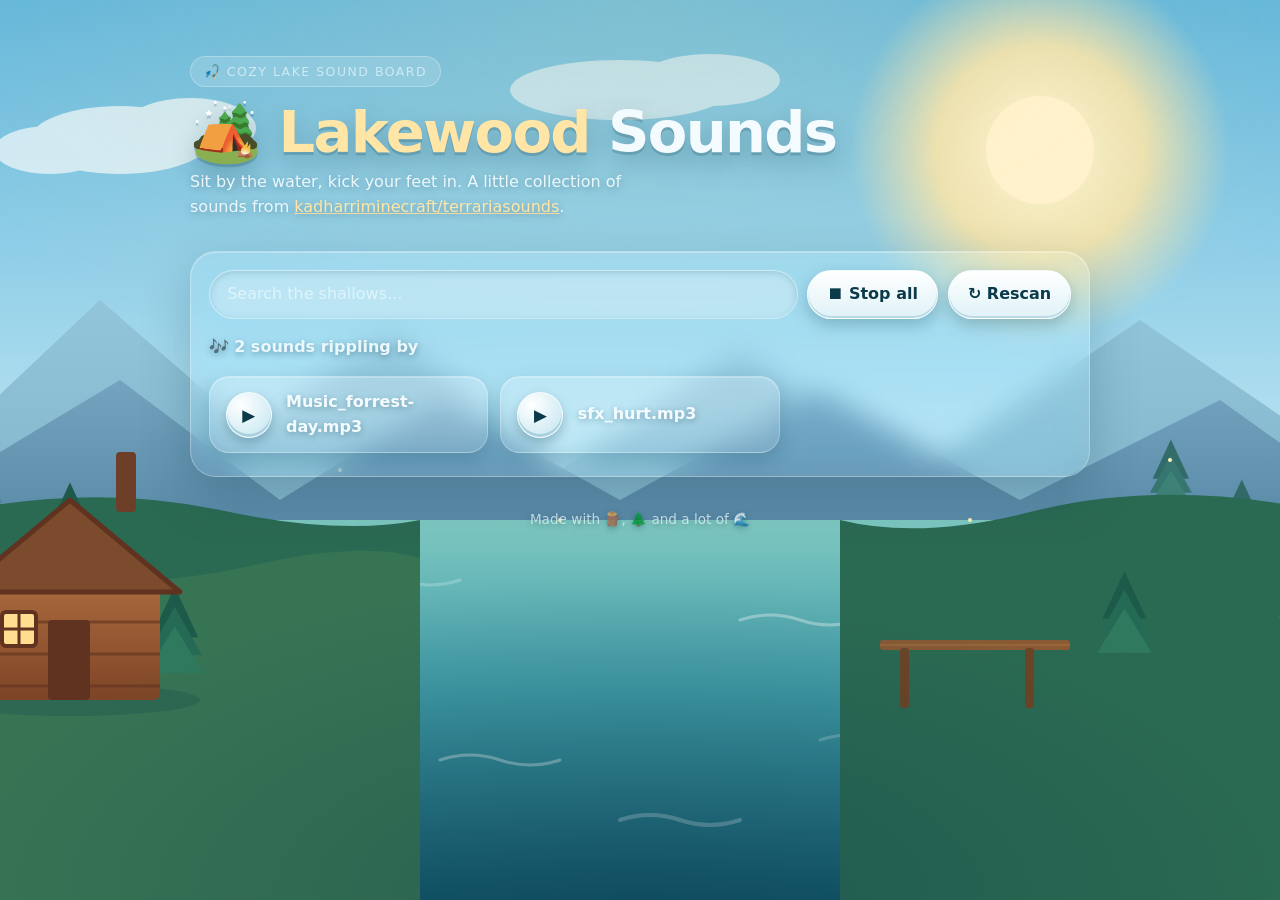
<file: index.html>
<!doctype html>
<html lang="en">
<head>
<meta charset="utf-8">
<meta name="viewport" content="width=device-width,initial-scale=1">
<title>Lakewood Sounds — a cozy sound board</title>
<style>
  :root {
    color-scheme: dark;
    --ink: #f4fbff;
    --mist: #cfe9f2;
    --glass: rgba(255,255,255,0.14);
    --glass-2: rgba(255,255,255,0.22);
    --edge: rgba(255,255,255,0.28);
    --pine-1: #1d5a4a;
    --pine-2: #2f7a5f;
    --glow: #ffe6a7;
  }
  * { box-sizing: border-box; }
  html, body { height: 100%; }
  body {
    margin: 0;
    font: 16px/1.55 "Trebuchet MS", "Segoe UI", system-ui, sans-serif;
    color: var(--ink);
    min-height: 100vh;
    background: linear-gradient(180deg, #7ec8e3 0%, #bfe6f2 38%, #e9f7fb 60%, #9fd3c6 100%);
    background-attachment: fixed;
    overflow-x: hidden;
  }

  /* ---------- scene ---------- */
  .scene { position: fixed; inset: 0; z-index: -2; }
  .scene svg { width: 100%; height: 100%; display: block; }
  .haze { position: fixed; inset: 0; z-index: -1; pointer-events: none;
    background: radial-gradient(120% 80% at 50% 0%, #ffe6a733, transparent 55%),
                radial-gradient(90% 60% at 50% 100%, #0b3a4a55, transparent 60%);
  }

  /* sun glow pulse */
  .sun { animation: breathe 6s ease-in-out infinite; transform-origin: 78% 16%; }
  @keyframes breathe { 0%,100% { opacity:.85; } 50% { opacity:1; } }
  .drift { animation: drift 18s ease-in-out infinite alternate; }
  @keyframes drift { from { transform: translateX(-14px); } to { transform: translateX(14px); } }
  .firefly { animation: flicker 4s ease-in-out infinite; }
  .firefly:nth-child(2n) { animation-duration: 5.4s; animation-delay: -1.2s; }
  .firefly:nth-child(3n) { animation-duration: 3.4s; animation-delay: -2.4s; }
  @keyframes flicker { 0%,100% { opacity:.15; r:1.6; } 50% { opacity:.9; r:2.6; } }
  .ripple { animation: ripple 5s linear infinite; }
  .ripple.r2 { animation-duration: 7s; animation-delay: -2s; }
  .ripple.r3 { animation-duration: 9s; animation-delay: -4s; }
  @keyframes ripple { from { transform: translateX(-6%); } to { transform: translateX(6%); } }
  .sway { transform-origin: bottom center; animation: sway 6s ease-in-out infinite alternate; }
  .sway.s2 { animation-duration: 7.5s; animation-delay: -1.5s; }
  .sway.s3 { animation-duration: 5.4s; animation-delay: -3s; }
  @keyframes sway { from { transform: rotate(-1.4deg); } to { transform: rotate(1.4deg); } }
  .cabin-glow { animation: lamp 3.5s ease-in-out infinite alternate; }
  @keyframes lamp { from { opacity:.75; } to { opacity:1; } }
  .cloud { animation: cloud 60s linear infinite; }
  .cloud.c2 { animation-duration: 95s; animation-delay: -30s; }
  @keyframes cloud { from { transform: translateX(-30%); } to { transform: translateX(130%); } }

  /* ---------- content ---------- */
  main { max-width: 940px; margin: 0 auto; padding: 3.5rem 1.25rem 5rem; }
  .badge {
    display: inline-flex; align-items: center; gap: .5rem;
    padding: .3rem .8rem; border-radius: 999px; font-size: .78rem; letter-spacing: .12em;
    text-transform: uppercase; background: var(--glass); border: 1px solid var(--edge);
    backdrop-filter: blur(10px); color: var(--mist); margin-bottom: 1rem;
  }
  h1 {
    margin: 0 0 .4rem; font-size: clamp(2.3rem, 6vw, 3.6rem); line-height: 1.05;
    letter-spacing: -.03em;
    text-shadow: 0 3px 0 #0b3a4a33, 0 10px 26px #0b3a4a44;
  }
  h1 span { color: var(--glow); }
  p.sub { margin: 0 0 2rem; max-width: 46ch; color: #eaf7fb; text-shadow: 0 2px 8px #0b3a4a55; }
  p.sub a { color: var(--glow); }

  .panel {
    background: linear-gradient(180deg, #ffffff26, #ffffff12);
    border: 1px solid var(--edge);
    border-radius: 26px;
    padding: 1.1rem 1.1rem 1.4rem;
    box-shadow: 0 20px 50px #0b3a4a3d, inset 0 1px 0 #ffffff4d;
    backdrop-filter: blur(14px) saturate(1.2);
  }

  .toolbar { display: flex; gap: .6rem; flex-wrap: wrap; margin-bottom: 1rem; }
  input[type=search] {
    flex: 1 1 220px; padding: .7rem 1.1rem; border-radius: 999px;
    border: 1px solid var(--edge); background: #ffffff2e; color: #fff;
    font: inherit; font-size: 1rem; outline: none; backdrop-filter: blur(8px);
    box-shadow: inset 0 2px 6px #0b3a4a26;
  }
  input[type=search]::placeholder { color: #eaf7fbc9; }
  input[type=search]:focus { background: #ffffff3d; border-color: #ffffff8c; }

  button { font: inherit; font-weight: 700; cursor: pointer; color: #0b3a4a; }
  .toolbar button {
    border: 1px solid #ffffff8c; border-radius: 999px; padding: .65rem 1.2rem;
    background: linear-gradient(180deg, #ffffff, #dff2f7);
    box-shadow: 0 6px 16px #0b3a4a40, inset 0 -2px 0 #b9d9e4;
    transition: transform .12s, box-shadow .12s, filter .15s;
  }
  .toolbar button:hover { filter: brightness(1.04); transform: translateY(-2px); }
  .toolbar button:active { transform: translateY(1px); }

  .status { margin: .2rem 0 1rem; font-weight: 700; color: #eaf7fb; text-shadow: 0 2px 6px #0b3a4a66; }

  .grid { display: grid; gap: .8rem; grid-template-columns: repeat(auto-fill, minmax(270px, 1fr)); }
  .card {
    display: flex; align-items: center; gap: .9rem;
    padding: .8rem 1rem; border-radius: 20px;
    background: linear-gradient(180deg, #ffffff2b, #ffffff12);
    border: 1px solid var(--edge);
    box-shadow: 0 8px 20px #0b3a4a33, inset 0 1px 0 #ffffff40;
    backdrop-filter: blur(12px);
    transition: transform .18s, box-shadow .18s, background .2s;
  }
  .card:hover { transform: translateY(-3px); background: linear-gradient(180deg, #ffffff3d, #ffffff1c); }
  .card.playing {
    background: linear-gradient(180deg, #ffe6a755, #ffd98a2b);
    border-color: #ffe6a7cc;
    animation: ripple 2.2s ease-out infinite;
  }
  @keyframes ripple {
    0% { box-shadow: 0 0 0 0 #ffe6a766, 0 8px 20px #0b3a4a33; }
    70% { box-shadow: 0 0 0 16px #ffe6a700, 0 8px 20px #0b3a4a33; }
    100% { box-shadow: 0 0 0 0 #ffe6a700, 0 8px 20px #0b3a4a33; }
  }
  .card .play {
    flex: 0 0 auto; width: 46px; height: 46px; border-radius: 50%;
    border: 1px solid #ffffffb3; font-size: 1.05rem; color: #0b3a4a;
    background: radial-gradient(circle at 32% 28%, #ffffff, #bfe4ef);
    box-shadow: 0 5px 12px #0b3a4a47, inset 0 -3px 0 #a9d0de;
    display: grid; place-items: center;
    transition: transform .12s, filter .15s;
  }
  .card .play:hover { filter: brightness(1.06); transform: scale(1.07); }
  .card .play:active { transform: scale(.95); }
  .card .name { font-weight: 800; word-break: break-word; text-shadow: 0 2px 6px #0b3a4a55; }
  .card .meta { font-size: .8rem; color: #dff2f8; }

  footer { margin-top: 2rem; text-align: center; font-size: .85rem; color: #eaf7fbc9; text-shadow: 0 2px 6px #0b3a4a55; }
  footer a { color: var(--glow); }

  @media (prefers-reduced-motion: reduce) { * { animation: none !important; } }
</style>
</head>
<body>

<div class="scene" aria-hidden="true">
<svg viewBox="0 0 1440 900" preserveAspectRatio="xMidYMid slice">
  <defs>
    <linearGradient id="sky" x1="0" y1="0" x2="0" y2="1">
      <stop offset="0%" stop-color="#5fb6dd"/><stop offset="55%" stop-color="#bfe6f2"/><stop offset="100%" stop-color="#f6f0d8"/>
    </linearGradient>
    <linearGradient id="water" x1="0" y1="0" x2="0" y2="1">
      <stop offset="0%" stop-color="#7fc9c2"/><stop offset="45%" stop-color="#3f9aa6"/><stop offset="100%" stop-color="#12556a"/>
    </linearGradient>
    <linearGradient id="m1" x1="0" y1="0" x2="0" y2="1"><stop offset="0%" stop-color="#8fc0d4"/><stop offset="100%" stop-color="#6ea6bf"/></linearGradient>
    <linearGradient id="m2" x1="0" y1="0" x2="0" y2="1"><stop offset="0%" stop-color="#6f9fbb"/><stop offset="100%" stop-color="#4f7f9e"/></linearGradient>
    <radialGradient id="sunG"><stop offset="0%" stop-color="#fff8dc"/><stop offset="55%" stop-color="#ffe6a7" stop-opacity=".85"/><stop offset="100%" stop-color="#ffe6a7" stop-opacity="0"/></radialGradient>
    <linearGradient id="cbody" x1="0" y1="0" x2="0" y2="1"><stop offset="0%" stop-color="#a8673c"/><stop offset="100%" stop-color="#7d4526"/></linearGradient>
    <g id="pine">
      <rect x="-4" y="0" width="8" height="18" fill="#5b3a22"/>
      <path d="M0 -78 L26 -22 H-26Z" fill="#1d5a4a"/>
      <path d="M0 -56 L30 -2 H-30Z" fill="#256a55"/>
      <path d="M0 -34 L32 18 H-32Z" fill="#2f7a5f"/>
    </g>
  </defs>

  <rect width="1440" height="900" fill="url(#sky)"/>

  <!-- sun -->
  <g class="sun">
    <circle cx="1120" cy="150" r="190" fill="url(#sunG)"/>
    <circle cx="1120" cy="150" r="54" fill="#fff3cf"/>
  </g>

  <!-- clouds -->
  <g class="cloud" fill="#ffffff" opacity=".65">
    <ellipse cx="200" cy="140" rx="90" ry="34"/><ellipse cx="270" cy="128" rx="66" ry="30"/><ellipse cx="130" cy="150" rx="56" ry="24"/>
  </g>
  <g class="cloud c2" fill="#ffffff" opacity=".5">
    <ellipse cx="700" cy="90" rx="110" ry="30"/><ellipse cx="790" cy="80" rx="70" ry="26"/>
  </g>

  <!-- far mountains -->
  <path class="drift" d="M0 470 L180 300 L330 430 L470 330 L640 470 L820 350 L1000 470 L1220 320 L1440 470 V520 H0Z" fill="url(#m1)" opacity=".75"/>
  <path class="drift" d="M0 500 L200 380 L360 500 L520 400 L700 500 L900 390 L1100 500 L1300 400 L1440 500 V540 H0Z" fill="url(#m2)" opacity=".85"/>

  <!-- far treeline -->
  <g class="drift" opacity=".7">
    <use href="#pine" x="60" y="520" transform="scale(0.8) translate(15 130)"/>
    <use href="#pine" x="150" y="520" transform="scale(0.9) translate(17 116)"/>
    <use href="#pine" x="1320" y="520" transform="scale(0.85) translate(235 122)"/>
    <use href="#pine" x="1390" y="520" transform="scale(0.7) translate(397 186)"/>
  </g>

  <!-- water -->
  <rect y="520" width="1440" height="380" fill="url(#water)"/>
  <g fill="none" stroke="#ffffff" stroke-linecap="round">
    <g class="ripple" opacity=".35">
      <path d="M40 600 q30 -10 60 0 t60 0" stroke-width="4"/><path d="M300 660 q30 -10 60 0 t60 0" stroke-width="3"/>
      <path d="M820 620 q30 -10 60 0 t60 0" stroke-width="3"/><path d="M1150 700 q30 -10 60 0 t60 0" stroke-width="4"/>
      <path d="M520 760 q30 -10 60 0 t60 0" stroke-width="3"/>
    </g>
    <g class="ripple r2" opacity=".28">
      <path d="M150 700 q30 -10 60 0 t60 0" stroke-width="3"/><path d="M700 820 q30 -10 60 0 t60 0" stroke-width="4"/>
      <path d="M1000 560 q30 -10 60 0 t60 0" stroke-width="3"/>
    </g>
    <g class="ripple r3" opacity=".22">
      <path d="M420 580 q30 -10 60 0 t60 0" stroke-width="3"/><path d="M900 740 q30 -10 60 0 t60 0" stroke-width="3"/>
      <path d="M1250 600 q30 -10 60 0 t60 0" stroke-width="4"/>
    </g>
  </g>
  <!-- sun reflection -->
  <g opacity=".35" fill="#ffe6a7">
    <ellipse class="ripple" cx="1120" cy="580" rx="60" ry="7"/>
    <ellipse class="ripple r2" cx="1120" cy="620" rx="42" ry="6"/>
    <ellipse class="ripple r3" cx="1120" cy="665" rx="26" ry="5"/>
  </g>

  <!-- left shore -->
  <g class="drift">
    <path d="M0 520 q160 -40 300 -10 q120 26 200 10 V900 H0Z" fill="#2b6a52"/>
    <path d="M0 560 q180 40 330 6 q110 -26 170 -8 V900 H0Z" fill="#3c7a56" opacity=".7"/>
  </g>
  <!-- right shore -->
  <g class="drift">
    <path d="M1440 520 q-180 -46 -330 -8 q-110 28 -190 8 V900 H1440Z" fill="#2b6a52"/>
  </g>

  <!-- trees on left -->
  <g class="sway">
    <use href="#pine" x="60" y="600"/>
  </g>
  <g class="sway s2">
    <use href="#pine" x="150" y="640" transform="scale(1.2) translate(-25 -160)"/>
  </g>
  <g class="sway s3">
    <use href="#pine" x="255" y="610" transform="scale(0.9) translate(28 120)"/>
  </g>
  <!-- trees on right -->
  <g class="sway s2">
    <use href="#pine" x="1390" y="600"/>
  </g>
  <g class="sway">
    <use href="#pine" x="1300" y="640" transform="scale(1.2) translate(-87 -160)"/>
  </g>
  <g class="sway s3">
    <use href="#pine" x="1205" y="610" transform="scale(0.85) translate(212 140)"/>
  </g>

  <!-- cabin on left shore -->
  <g class="sway s2">
    <ellipse cx="150" cy="700" rx="130" ry="16" fill="#0b3a4a33"/>
    <rect x="60" y="590" width="180" height="110" rx="6" fill="url(#cbody)"/>
    <g stroke="#5f3320" stroke-width="3" opacity=".6">
      <path d="M60 622 H240"/><path d="M60 654 H240"/><path d="M60 686 H240"/>
    </g>
    <path d="M40 592 L150 500 L260 592 Z" fill="#7c4a2c"/>
    <path d="M40 592 L150 500 L260 592 Z" fill="none" stroke="#5f3320" stroke-width="5" stroke-linejoin="round"/>
    <rect x="196" y="452" width="20" height="60" rx="4" fill="#6d3f28"/>
    <rect x="128" y="620" width="42" height="80" rx="4" fill="#5f3320"/>
    <rect x="82" y="612" width="34" height="34" rx="4" class="cabin-glow" fill="#ffdf8f" stroke="#5f3320" stroke-width="4"/>
    <path d="M82 629 H116 M99 612 V646" stroke="#5f3320" stroke-width="3"/>
  </g>

  <!-- dock -->
  <g>
    <rect x="960" y="640" width="190" height="10" rx="3" fill="#8a5a34"/>
    <g fill="#6d4526">
      <rect x="980" y="648" width="9" height="60" rx="3"/>
      <rect x="1105" y="648" width="9" height="60" rx="3"/>
    </g>
    <g stroke="#a9713f" stroke-width="2" opacity=".5">
      <path d="M960 645 H1150"/>
    </g>
  </g>

  <!-- fireflies -->
  <g fill="#fff2b8">
    <circle class="firefly" cx="420" cy="470" r="2"/>
    <circle class="firefly" cx="640" cy="520" r="2"/>
    <circle class="firefly" cx="880" cy="440" r="2"/>
    <circle class="firefly" cx="1050" cy="520" r="2"/>
    <circle class="firefly" cx="1250" cy="460" r="2"/>
  </g>
</svg>
</div>
<div class="haze"></div>

<main>
  <span class="badge">🎣 cozy lake sound board</span>
  <h1>🏕️ <span>Lakewood</span> Sounds</h1>
  <p class="sub">Sit by the water, kick your feet in. A little collection of sounds from
    <a href="https://github.com/kadharriminecraft/terrariasounds" target="_blank" rel="noopener">kadharriminecraft/terrariasounds</a>.</p>

  <div class="panel">
    <div class="toolbar">
      <input type="search" id="filter" placeholder="Search the shallows..." aria-label="Filter sounds">
      <button id="stopAll" type="button">⏹ Stop all</button>
      <button id="reload" type="button">↻ Rescan</button>
    </div>

    <p class="status" id="status">Warming up the campfire…</p>
    <div class="grid" id="grid"></div>
  </div>

  <footer>Made with 🪵, 🌲 and a lot of 🌊</footer>
</main>

<script>
const OWNER = "kadharriminecraft", REPO = "terrariasounds", BRANCH = "main";
const RAW = `https://raw.githubusercontent.com/${OWNER}/${REPO}/${BRANCH}/`;
const AUDIO = /\.(mp3|wav|ogg|m4a|flac|aac|opus|weba)$/i;
const FALLBACK = ["Music_forrest-day.mp3", "sfx_hurt.mp3"];

let items = [];
const grid = document.getElementById("grid");
const statusEl = document.getElementById("status");
const filterEl = document.getElementById("filter");
let current = null;

function human(bytes) {
  if (!bytes) return "";
  const u = ["B", "KB", "MB", "GB"];
  let i = 0;
  while (bytes >= 1024 && i < u.length - 1) { bytes /= 1024; i++; }
  return `${bytes.toFixed(bytes < 10 && i > 0 ? 1 : 0)} ${u[i]}`;
}

function render() {
  const q = filterEl.value.trim().toLowerCase();
  const shown = items.filter(f => f.name.toLowerCase().includes(q));
  grid.textContent = "";
  for (const f of shown) grid.appendChild(card(f));
  statusEl.textContent = shown.length
    ? `🎶 ${shown.length} sound${shown.length === 1 ? "" : "s"} rippling by`
    : "Nothing floating here — try another search.";
}

function card(file) {
  const el = document.createElement("div");
  el.className = "card";

  const btn = document.createElement("button");
  btn.className = "play";
  btn.type = "button";
  btn.textContent = "▶";
  btn.setAttribute("aria-label", "Play " + file.name);

  const info = document.createElement("div");
  const name = document.createElement("div");
  name.className = "name";
  name.textContent = file.name;
  const meta = document.createElement("div");
  meta.className = "meta";
  meta.textContent = [file.dir, human(file.size)].filter(Boolean).join(" · ");
  info.append(name, meta);

  btn.addEventListener("click", () => play(el, file, btn));
  el.append(btn, info);
  return el;
}

function play(el, file, btn) {
  if (current) { current.audio.pause(); current.card.classList.remove("playing"); current.btn.textContent = "▶"; }
  const audio = new Audio(file.url);
  audio.preload = "none";
  btn.textContent = "⏸";
  el.classList.add("playing");
  current = { audio, card: el, btn };
  audio.addEventListener("ended", () => { btn.textContent = "▶"; el.classList.remove("playing"); });
  audio.play().catch(err => {
    statusEl.textContent = `Couldn't play ${file.name}: ${err.message}`;
    btn.textContent = "▶"; el.classList.remove("playing");
  });
}

async function scan() {
  statusEl.textContent = "Casting a line…";
  try {
    const res = await fetch(`https://api.github.com/repos/${OWNER}/${REPO}/git/trees/${BRANCH}?recursive=1`,
      { headers: { Accept: "application/vnd.github+json" } });
    if (!res.ok) throw new Error(`GitHub API ${res.status}`);
    const data = await res.json();
    const found = (data.tree || [])
      .filter(n => n.type === "blob" && AUDIO.test(n.path))
      .map(n => ({ name: n.path.split("/").pop(), dir: n.path.includes("/") ? n.path.split("/").slice(0, -1).join("/") : "", size: n.size, url: RAW + n.path.split("/").map(encodeURIComponent).join("/") }));
    items = found.length ? found : FALLBACK.map(n => ({ name: n, dir: "", size: 0, url: RAW + n }));
  } catch {
    items = FALLBACK.map(n => ({ name: n, dir: "", size: 0, url: RAW + n }));
  }
  render();
}

filterEl.addEventListener("input", render);
document.getElementById("reload").addEventListener("click", scan);
document.getElementById("stopAll").addEventListener("click", () => {
  if (current) { current.audio.pause(); current.btn.textContent = "▶"; current.card.classList.remove("playing"); current = null; }
});

scan();
</script>
</body>
</html>
</file>
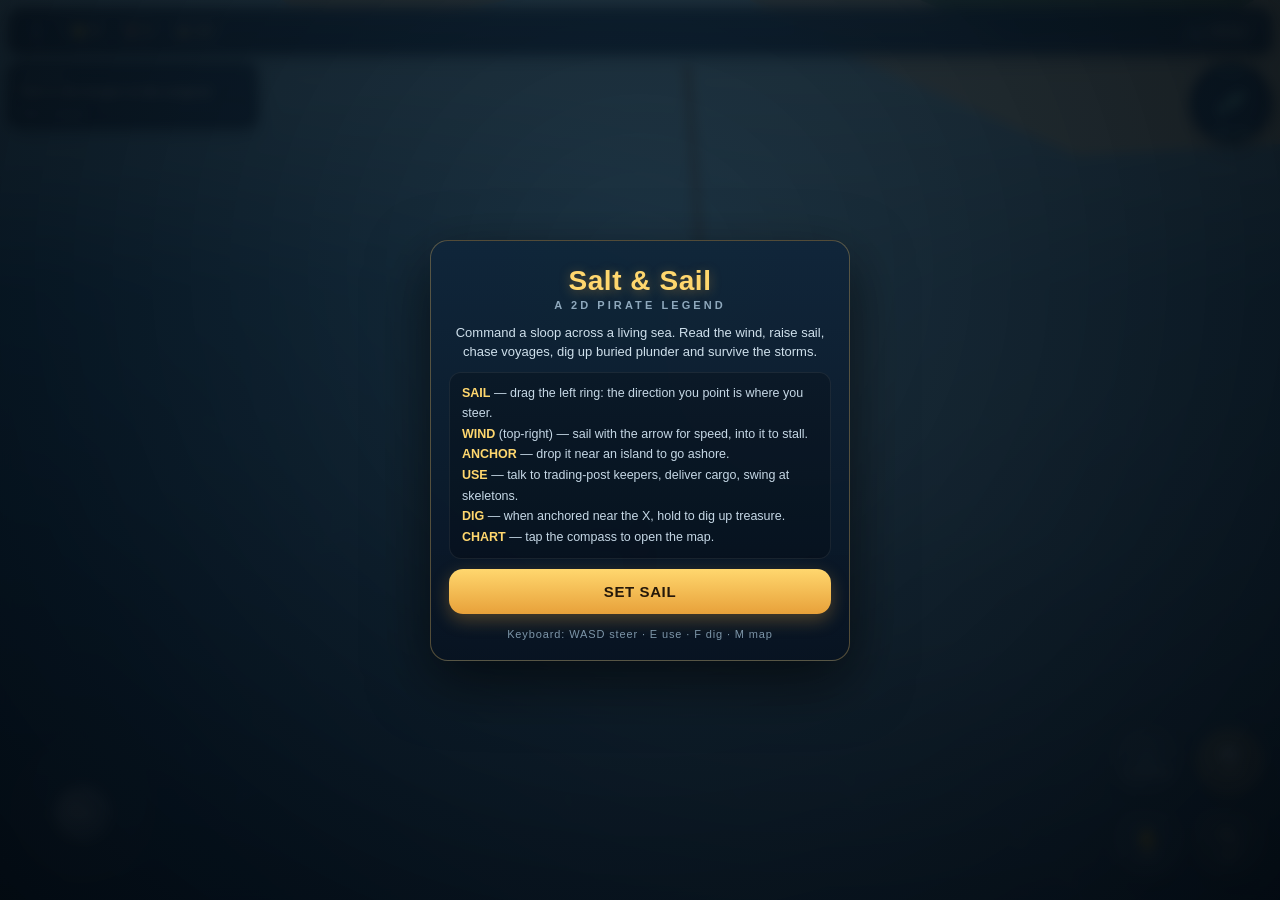
<file: sea-of-thieves-2d.html>
<!DOCTYPE html>
<html lang="en">
<head>
<meta charset="utf-8">
<meta name="viewport" content="width=device-width,initial-scale=1,maximum-scale=1,user-scalable=no,viewport-fit=cover">
<meta name="apple-mobile-web-app-capable" content="yes">
<meta name="mobile-web-app-capable" content="yes">
<meta name="theme-color" content="#0a1a2b">
<title>Salt &amp; Sail — a 2D pirate legend</title>
<style>
  *{box-sizing:border-box;-webkit-tap-highlight-color:transparent}
  html,body{margin:0;padding:0;height:100%;overflow:hidden;background:#06131f;
    font-family:-apple-system,BlinkMacSystemFont,"Segoe UI",Roboto,Helvetica,Arial,sans-serif;
    color:#e7d7b1;touch-action:none;overscroll-behavior:none;user-select:none;-webkit-user-select:none}
  #wrap{position:fixed;inset:0}
  canvas{display:block;width:100%;height:100%;touch-action:none}

  /* ---------- HUD ---------- */
  #hud{position:fixed;inset:0;pointer-events:none;z-index:5}
  .panel{position:absolute;background:linear-gradient(180deg,rgba(12,32,50,.82),rgba(8,22,36,.86));
    border:1px solid rgba(196,160,90,.35);border-radius:12px;backdrop-filter:blur(4px);
    box-shadow:0 4px 18px rgba(0,0,0,.45)}
  #topbar{left:8px;right:8px;top:calc(8px + env(safe-area-inset-top));height:46px;
    display:flex;align-items:center;gap:8px;padding:6px 8px}
  .pill{display:flex;align-items:center;gap:5px;font-size:11px;font-weight:700;
    letter-spacing:.04em;padding:5px 8px;border-radius:9px;background:rgba(255,255,255,.06);
    border:1px solid rgba(255,255,255,.09);white-space:nowrap}
  .pill b{font-variant-numeric:tabular-nums;font-size:12px}
  .pill.gold{color:#ffd76e}.pill.wood{color:#d9a066}.pill.banana{color:#ffe27a}
  .pill.spacer{margin-left:auto;background:none;border:none}
  #compass{width:38px;height:38px;border-radius:50%;position:relative;flex:0 0 auto;
    background:radial-gradient(circle at 50% 42%,#1d3a55,#0c2135);
    border:1px solid rgba(196,160,90,.5)}
  #needle{position:absolute;left:50%;top:50%;width:2px;height:14px;margin:-14px 0 0 -1px;
    transform-origin:50% 100%;background:linear-gradient(#ff5f5f,#fff)}
  #needle::after{content:"";position:absolute;left:-1px;top:14px;width:2px;height:12px;
    background:linear-gradient(#e8e8e8,#8aa0b5)}

  #quest{left:8px;top:calc(62px + env(safe-area-inset-top));width:min(58vw,250px);
    padding:8px 10px}
  #qk{font-size:9px;letter-spacing:.2em;color:#9fb6c9;font-weight:800}
  #qt{font-size:12.5px;font-weight:600;line-height:1.35;margin-top:3px;color:#f3e6c8}
  #qb{margin-top:6px;display:flex;gap:8px;font-size:11px;color:#bcd0e0;align-items:center}
  #qbar{position:relative;flex:1;height:5px;border-radius:3px;background:rgba(255,255,255,.12);overflow:hidden}
  #qfill{position:absolute;inset:0;width:0%;background:linear-gradient(90deg,#ffd76e,#ff9f43);transition:width .25s}

  #right{position:absolute;right:8px;top:calc(62px + env(safe-area-inset-top));
    display:flex;flex-direction:column;align-items:flex-end;gap:6px}
  #wind{width:82px;height:82px;border-radius:50%;position:relative;
    background:radial-gradient(circle at 50% 50%,rgba(30,60,88,.9),rgba(10,26,42,.92))}
  #warrow{position:absolute;left:50%;top:50%;width:0;height:0;margin:-22px 0 0 -7px;
    transform-origin:50% 100%;border-left:7px solid transparent;border-right:7px solid transparent;
    border-bottom:22px solid #8fe0c0}
  #warrow::after{content:"";position:absolute;left:-3px;top:22px;width:6px;height:16px;background:#8fe0c0;border-radius:3px}
  #wspd{position:absolute;left:0;right:0;bottom:6px;text-align:center;font-size:9.5px;font-weight:800;color:#9fe8cd}
  #wlab{position:absolute;left:0;right:0;top:5px;text-align:center;font-size:8.5px;letter-spacing:.16em;color:#7fe0c0;font-weight:800}

  #msg{left:50%;top:22%;transform:translateX(-50%);text-align:center;font-size:15px;font-weight:800;
    color:#ffe9b0;text-shadow:0 2px 10px rgba(0,0,0,.85);opacity:0;transition:opacity .35s;max-width:80vw}
  #bigmsg{left:50%;top:44%;transform:translate(-50%,-50%);text-align:center;font-size:19px;font-weight:900;
    color:#ffdf8a;text-shadow:0 3px 16px rgba(0,0,0,.9);opacity:0;transition:opacity .4s;max-width:86vw;letter-spacing:.02em}

  #prompt{left:50%;bottom:calc(198px + env(safe-area-inset-bottom));transform:translateX(-50%);
    font-size:13px;font-weight:800;padding:8px 14px;border-radius:20px;opacity:0;transition:opacity .2s;
    color:#ffe9b0;text-align:center;max-width:86vw}

  /* ---------- controls ---------- */
  #ui{position:fixed;inset:0;z-index:6;pointer-events:none}
  #stick{position:absolute;left:calc(16px + env(safe-area-inset-left));
    bottom:calc(20px + env(safe-area-inset-bottom));width:132px;height:132px;border-radius:50%;
    background:radial-gradient(circle at 50% 50%,rgba(255,255,255,.07),rgba(255,255,255,.02));
    border:1.5px solid rgba(196,160,90,.28);pointer-events:auto;touch-action:none}
  #knob{position:absolute;left:50%;top:50%;width:56px;height:56px;margin:-28px 0 0 -28px;border-radius:50%;
    background:radial-gradient(circle at 36% 32%,rgba(255,255,255,.5),rgba(140,180,210,.22));
    border:1.5px solid rgba(255,255,255,.35);box-shadow:0 3px 10px rgba(0,0,0,.45);
    transition:transform .06s linear;display:flex;align-items:center;justify-content:center;
    font-size:11px;font-weight:900;color:rgba(255,255,255,.75)}
  #btns{position:absolute;right:calc(14px + env(safe-area-inset-right));
    bottom:calc(20px + env(safe-area-inset-bottom));display:grid;
    grid-template-columns:repeat(2,auto);gap:10px;align-items:end;pointer-events:auto}
  .btn{width:72px;height:72px;border-radius:50%;display:flex;flex-direction:column;
    align-items:center;justify-content:center;gap:1px;font-size:9.5px;font-weight:900;letter-spacing:.04em;
    color:#f0e2c4;background:radial-gradient(circle at 40% 34%,rgba(255,255,255,.14),rgba(255,255,255,.03));
    border:1.5px solid rgba(196,160,90,.35);box-shadow:0 4px 14px rgba(0,0,0,.4);
    -webkit-user-select:none;user-select:none;transition:transform .08s,background .12s}
  .btn .ico{font-size:19px;line-height:1}
  .btn.on{background:radial-gradient(circle at 40% 34%,rgba(255,215,110,.5),rgba(255,143,67,.22));
    border-color:#ffd76e;transform:scale(.94)}
  .btn.wide{font-size:10px;width:82px;height:58px;border-radius:16px}
  #bDig{background:radial-gradient(circle at 40% 34%,rgba(210,180,120,.22),rgba(255,255,255,.03))}
  #bDig.on{background:radial-gradient(circle at 40% 34%,rgba(255,215,110,.55),rgba(180,120,40,.3));border-color:#ffd76e}

  /* ---------- menus ---------- */
  #overlay{position:fixed;inset:0;z-index:20;display:flex;align-items:center;justify-content:center;
    background:radial-gradient(circle at 50% 30%,rgba(10,30,48,.86),rgba(3,9,15,.95));
    backdrop-filter:blur(6px);padding:18px}
  #overlay.hide{display:none}
  .card{width:min(420px,94vw);max-height:92vh;overflow:auto;padding:18px 18px 20px;border-radius:18px;
    background:linear-gradient(180deg,rgba(16,38,58,.96),rgba(8,20,34,.97));
    border:1px solid rgba(196,160,90,.4);box-shadow:0 20px 60px rgba(0,0,0,.6);text-align:center}
  .card h1{margin:6px 0 2px;font-size:28px;letter-spacing:.02em;color:#ffd76e;
    text-shadow:0 2px 12px rgba(255,180,60,.35)}
  .card h2{margin:2px 0 12px;font-size:11px;letter-spacing:.28em;color:#8fa9bd;font-weight:800}
  .card p{font-size:13px;line-height:1.5;color:#cfe0ec;margin:8px 0}
  .btnbig{display:block;width:100%;margin:10px 0 0;padding:14px;border-radius:14px;border:none;
    font-size:15px;font-weight:900;letter-spacing:.04em;color:#25180a;cursor:pointer;
    background:linear-gradient(180deg,#ffd76e,#e8a13a);box-shadow:0 6px 18px rgba(255,180,60,.28)}
  .btnbig.alt{background:linear-gradient(180deg,#8fd8ff,#4f9fd0);color:#08202f;box-shadow:0 6px 18px rgba(90,170,220,.25)}
  .btnbig.ghost{background:transparent;border:1px solid rgba(196,160,90,.45);color:#e7d7b1;box-shadow:none}
  .btnbig:active{transform:scale(.98)}
  .help{text-align:left;font-size:12.5px;line-height:1.65;color:#c6d8e6;background:rgba(0,0,0,.22);
    border:1px solid rgba(255,255,255,.07);border-radius:12px;padding:10px 12px;margin-top:10px}
  .help b{color:#ffd76e}
  .kbd{display:inline-block;padding:1px 6px;border-radius:5px;background:rgba(255,255,255,.1);
    border:1px solid rgba(255,255,255,.16);font-size:11px;font-weight:800;color:#e7d7b1}
  .row{display:flex;gap:10px}.row .btnbig{margin-top:10px}
  .sob{font-size:11px;color:#7d95a8;margin-top:14px;letter-spacing:.08em}
</style>
</head>
<body>
<div id="wrap"><canvas id="game"></canvas></div>

<div id="hud">
  <div id="topbar" class="panel">
    <div id="compass"><div id="needle"></div></div>
    <div class="pill gold">🪙 <b id="pGold">0</b></div>
    <div class="pill wood">🪵 <b id="pWood">0</b></div>
    <div class="pill banana">🍌 <b id="pFood">0</b></div>
    <div class="pill spacer"><span class="pill" style="margin:0">⚓ <b id="pShip">Sloop</b></span></div>
  </div>

  <div id="quest" class="panel">
    <div id="qk">VOYAGE</div>
    <div id="qt">Talk to the trading post keeper.</div>
    <div id="qb"><span id="qcount">0/0</span><div id="qbar"><div id="qfill"></div></div></div>
  </div>

  <div id="right">
    <div id="wind" class="panel">
      <div id="wlab">WIND</div>
      <div id="warrow"></div>
      <div id="wspd">--</div>
    </div>
  </div>

  <div id="msg" class="panel" style="background:none;border:none;box-shadow:none"></div>
  <div id="bigmsg"></div>
  <div id="prompt" class="panel"></div>
</div>

<div id="ui">
  <div id="stick"><div id="knob">SAIL</div></div>
  <div id="btns">
    <div class="btn" id="bAnchor"><span class="ico">⚓</span>ANCHOR</div>
    <div class="btn" id="bTrim"><span class="ico">🪧</span>TRIM</div>
    <div class="btn" id="bAction"><span class="ico">✋</span>USE</div>
    <div class="btn" id="bDig"><span class="ico">⛏</span>DIG</div>
  </div>
</div>

<div id="overlay">
  <div class="card" id="card"></div>
</div>

<script>
/* Salt & Sail — 2D Sea-of-Thieves-flavoured sailing adventure
   Single file, mobile first, no assets, no network */
const TAU = Math.PI * 2;
const clamp = (v,a,b)=>v<a?a:v>b?b:v;
const lerp = (a,b,t)=>a+(b-a)*t;
const angDiff = (a,b)=>{ let d=(b-a)%TAU; if(d>Math.PI)d-=TAU; if(d<-Math.PI)d+=TAU; return d; };
const dist = (ax,ay,bx,by)=>Math.hypot(ax-bx,ay-by);
function mulberry32(seed){ let a=seed>>>0; return function(){ a|=0; a=a+0x6D2B79F5|0; let t=Math.imul(a^a>>>15,1|a); t=t+Math.imul(t^t>>>7,61|t)^t; return ((t^t>>>14)>>>0)/4294967296; }; }
const rnd = mulberry32((Math.random()*1e9)|0);
const rr = (a,b)=>a+(b-a)*rnd();
const ri = (a,b)=>Math.floor(rr(a,b+1));
const pick = arr=>arr[Math.floor(rnd()*arr.length)];

const CFG = {
  islandR: 900, anchorDist: 200, maxSpeed: 235, accel: 62, drag: 0.9,
  digTime: 1.5, maxCargo: 120, stormR: 380, nightLen: 95, dayLen: 130
};

const state = {
  t: 15, day: true, dayT: CFG.dayLen*0.6, nightT: 0,
  mode: 'intro', gold: 0, wood: 0, food: 12,
  wind: rnd()*TAU, windTarget: rnd()*TAU, windSpd: 0.72,
  cap: 0, quest: null, bob: 0, flash: 0, flashCol: '#fff',
  plunder: 0, bestChain: 0, sunk: 0, discovered: new Set(),
  storm: null, stormWarn: 0, deaths: 0, hintT: 0
};
const ship = {
  x:0, y:0, a:-Math.PI/2, spd:0, anchor:false, trim:1, r:20,
  hp:100, maxHp:100, sunkT:0, holes:0, sailAnim:0
};

let islands = [], enemies = [], fx = [], flocks = [];
let canvas, ctx, W=0, H=0, DPR=1;
let cam = {x:0,y:0,shake:0};

const Input = { move:{x:0,y:0}, dig:false, keys:Object.create(null),
  stickId:null, consumeAction:false, digHeld:false };

/* ---------------------------- world gen ---------------------------- */
const SHAPE_N = 30;
function lumpyShape(r, jag){
  const pts = [];
  const ph1=rnd()*TAU, ph2=rnd()*TAU, ph3=rnd()*TAU;
  const a1=rr(.18,.34), a2=rr(.09,.2), a3=rr(.05,.12);
  for(let i=0;i<SHAPE_N;i++){
    const th=i/SHAPE_N*TAU;
    const k=1 + a1*Math.sin(th*2+ph1) + a2*Math.sin(th*3+ph2) + a3*Math.sin(th*5+ph3)
      + (rnd()-.5)*jag;
    pts.push({th, r:r*k});
  }
  return pts;
}
function shapeRadiusAt(is, ang){
  // coarse lookup of outline radius for a bearing
  let bi=0, bd=9;
  for(let i=0;i<is.pts.length;i++){
    const d=Math.abs(angDiff(is.pts[i].th, ang));
    if(d<bd){ bd=d; bi=i; }
  }
  return is.pts[bi].r;
}
// coastline radius (solid) for a bearing direction from centre
function solidR(is, ang){ return shapeRadiusAt(is,ang)*is.solid; }

const ISLAND_NAMES = ['Krakenfall','Barrel Bay','Morrow Reef','Skull Cove','Twist Isle','Gull Point',
  'Serpent Rock','Dust Haven','Cutlass Cay','Old Salt Atoll','Lantern Isle','Brine Hollow',
  'Widow Shoal','Fig Reef','Cannon Beach','Paleface Isle','Rumward Sands','Thorn Cay'];
const OUTPOST_NAMES = ['Port Merrow','Sanctuary Outpost','Golden Sands','Dagger Tooth','Plunder Bay'];

let usedNames = new Set();
function nameFor(list){
  for(let i=0;i<40;i++){ const n=pick(list); if(!usedNames.has(n)){ usedNames.add(n); return n; } }
  return pick(list)+' II';
}

function makeIsland(x,y,r,type){
  const is = {
    x, y, r, type,
    name: nameFor(type==='outpost'?OUTPOST_NAMES:ISLAND_NAMES),
    pts: lumpyShape(r, type==='outpost'?0.06:0.16),
    solid: type==='outpost'?0.86:0.8,
    palms: [], rocks: [], skeletons: [], treasure:null, glint:0, id:Math.random()
  };
  const nP = ri(3,7);
  for(let i=0;i<nP;i++) is.palms.push({th:rnd()*TAU, d:rr(.45,.95), s:rr(.75,1.25), sw:rnd()*TAU});
  const nR = ri(2,5);
  for(let i=0;i<nR;i++) is.rocks.push({th:rnd()*TAU, d:rr(.9,1.15), s:rr(.5,1.1)});
  // village for outposts
  if(type==='outpost'){
    is.huts=[];
    const cx=rr(-.35,.35), cy=rr(-.35,.35);
    for(let i=0;i<ri(4,7);i++) is.huts.push({x:cx+rr(-.32,.32), y:cy+rr(-.32,.32), s:rr(.8,1.2), hue:rr(0,40)});
    is.dock = {th:rr(0,TAU)};
    is.keeper = { th: is.dock.th, d: .72 };
  }
  return is;
}

function buildWorld(){
  islands = []; enemies = []; flocks = []; fx = [];
  usedNames = new Set();
  const outpost = makeIsland(0, 0, 780, 'outpost');
  outpost.isHome = true;
  islands.push(outpost);

  const COUNT = 11;
  let tries=0;
  while(islands.length < COUNT+1 && tries++ < 900){
    const a=rnd()*TAU, d=rr(2700, 9800);
    const x=Math.cos(a)*d, y=Math.sin(a)*d;
    const r=rr(560, 900);
    let ok=true;
    for(const o of islands){
      if(dist(x,y,o.x,o.y) < (r+o.r)*1.55){ ok=false; break; }
    }
    if(!ok) continue;
    const type = islands.length>=7 && rnd()<.22 ? 'outpost' : (rnd()<.35 ? 'rocky' : 'sandy');
    islands.push(makeIsland(x,y,r,type));
  }
  // flocks of gulls circling
  for(let i=0;i<7;i++){
    const is=pick(islands);
    flocks.push({x:is.x+rr(-400,400), y:is.y+rr(-400,400), r:rr(60,150), th:rnd()*TAU, sp:rr(.5,1.2)});
  }
  ship.x = 0; ship.y = 1150; ship.a = -Math.PI/2;
}

/* --------------------------- world queries --------------------------- */
function nearestIsland(x,y){
  let best=null, bd=1e9;
  for(const is of islands){ const d=dist(x,y,is.x,is.y)-is.r; if(d<bd){ bd=d; best=is; } }
  return {is:best, d:bd};
}
function bearingWord(ang){
  const dirs=['E','SE','S','SW','W','NW','N','NE'];
  const i=Math.round(((ang*180/Math.PI)+450)%360/45)%8;
  return dirs[i];
}
function angTo(fromX,fromY,toX,toY){ return Math.atan2(toY-fromY, toX-fromX); }

/* ------------------------------ quests ------------------------------ */
const QUESTS = [
  { kind:'gold',   label:'recover buried gold', need:3,  payGold:[450,700],  rep:1 },
  { kind:'cargo',  label:'deliver a shipment of cargo', need:1, payGold:[380,560], rep:1 },
  { kind:'hunt',   label:'hunt the skeleton captain', need:1, payGold:[600,900], rep:2 }
];
function newQuest(){
  const q = pick(QUESTS);
  const pool = islands.filter(i=>!i.isHome);
  const target = pool[Math.floor(rnd()*pool.length)];
  const dest = pitchDest(target);
  state.quest = {
    kind:q.kind, label:q.label, need:q.need, payGold:q.payGold, rep:q.rep,
    target, dest, legs:0, maxLegs: q.kind==='hunt'?1: ri(2,3),
    cargo:false, done:false, goldLeft:q.kind==='gold'?q.need:0
  };
  if(q.kind==='cargo') state.quest.goldLeft=0;
  for(const is of pool){ is.treasure=null; is.glint=0; }
  placeLoot(target);
  toast('New voyage:', 0);
  bigMsg(target.name);
}
function pitchDest(target){
  const a = rr(-.5,.5) + angTo(0,0,target.x,target.y);
  return { x:target.x + Math.cos(a)*target.r*0.6, y:target.y + Math.sin(a)*target.r*0.6 };
}
function placeLoot(target){
  if(state.quest.kind==='hunt'){
    const a=rnd()*TAU, d=solidR(target,a)*0.95;
    enemies.push(makeCaptain(target.x+Math.cos(a)*d, target.y+Math.sin(a)*d, target));
    for(let i=0;i<ri(2,4);i++){
      const aa=rnd()*TAU, dd=solidR(target,aa)*rr(.75,.97);
      enemies.push(makeSkeleton(target.x+Math.cos(aa)*dd, target.y+Math.sin(aa)*dd, target, false));
    }
  } else if(state.quest.kind==='gold'){
    const a=rnd()*TAU, d=solidR(target,a)*0.72;
    target.treasure = { x:target.x+Math.cos(a)*d, y:target.y+Math.sin(a)*d, found:false };
    target.glint = 1;
    target.guards = state.quest.kind==='gold' ? ri(2,4) : ri(1,3);
    for(let i=0;i<target.guards;i++){
      const aa=rnd()*TAU, dd=solidR(target,aa)*rr(.35,.85);
      target.skeletons.push(makeSkeleton(target.x+Math.cos(aa)*dd, target.y+Math.sin(aa)*dd, target, false));
    }
  }
}
function questText(){
  if(!state.quest) return 'Talk to the keeper at the outpost.';
  const q=state.quest;
  if(q.done) return 'Voyage complete. Sight a new island to begin another.';
  if(q.kind==='hunt') return 'Sail to '+q.target.name+' — defeat the skeleton captain.';
  if(q.kind==='cargo') return 'Carry the shipment to '+q.target.name+' and anchor at the shore.';
  return 'Recover treasure at '+q.target.name+' ('+q.goldLeft+' sacks left).';
}

/* ----------------------------- entities ----------------------------- */
function makeSkeleton(x,y,home,isCaptain){
  return { x, y, home, hp: isCaptain?80:34, maxHp:isCaptain?80:34, r: isCaptain?15:11,
    a:rnd()*TAU, spd: isCaptain?58:42, cool:rr(.5,1.5), capt:isCaptain, dead:false, hitT:0, alive:true };
}
function makeCaptain(x,y,home){ return makeSkeleton(x,y,home,true); }

function spawnFx(x,y,col,n,spd,life){
  for(let i=0;i<n;i++){
    const a=rnd()*TAU, s=rr(spd*.3,spd);
    fx.push({x,y,vx:Math.cos(a)*s,vy:Math.sin(a)*s,life,max:life,col,r:rr(1.2,3.2)});
  }
}

/* ------------------------------ storms ------------------------------ */
function updateStorms(dt){
  if(!state.storm){
    state.stormWarn -= dt;
    if(state.stormWarn<=0){
      state.stormWarn = rr(30, 62);
      const is = pick(islands);
      state.storm = { x: is.x + rr(-2200,2200), y: is.y + rr(-2200,2200),
        r: CFG.stormR, life: rr(28,55), strike:0 };
      msg('Storm clouds gather...');
    }
    return;
  }
  const s = state.storm;
  s.life -= dt;
  s.strike -= dt;
  if(s.strike<=0){
    s.strike = rr(.35,1.4);
    if(dist(ship.x,ship.y,s.x,s.y) < s.r){
      spawnFx(ship.x+rr(-40,40), ship.y+rr(-40,40), '#cfe8ff', 8, 120, .35);
      ship.hp -= rr(3,7); ship.holes++;
      cam.shake = Math.max(cam.shake, 7);
      state.flash=0.5; state.flashCol='#dff0ff';
    }
  }
  if(s.life<=0) state.storm=null;
}

/* ------------------------------ pickups ------------------------------ */
function pickup(dt){
  const near = nearestIsland(ship.x, ship.y);
  const is = near.is;
  if(!is) return;
  const canAnchor = ship.anchor && near.d < CFG.anchorDist;
  // shimmer hint
  if(is.treasure && !is.treasure.found){
    is.glint = (is.glint||0) + dt;
  }
}

/* --------------------------- player update --------------------------- */
function moveInput(){
  let x=0,y=0;
  if(Input.stickId!==null){ x=Input.move.x; y=Input.move.y; }
  const k=Input.keys;
  if(k['a']||k['arrowleft']) x-=1;
  if(k['d']||k['arrowright']) x+=1;
  if(k['w']||k['arrowup']) y-=1;
  if(k['s']||k['arrowdown']) y+=1;
  const m=Math.hypot(x,y);
  if(m>1){ x/=m; y/=m; }
  return {x,y};
}
function shade(hex, amt){
  const n=parseInt(hex.slice(1),16);
  let r=(n>>16)&255,g=(n>>8)&255,b=n&255;
  r=clamp(Math.round(r*amt),0,255); g=clamp(Math.round(g*amt),0,255); b=clamp(Math.round(b*amt),0,255);
  return 'rgb('+r+','+g+','+b+')';
}

function updatePlayer(dt){
  // wind drift
  state.windTarget += rr(-.5,.5)*dt;
  state.wind += angDiff(state.wind, state.windTarget)*Math.min(1,dt*0.7);

  const mp = moveInput();
  const stickOn = (Input.stickId!==null);
  const kb = mp.x||mp.y;

  if(!ship.anchor && (stickOn||kb) && ship.spd>=0){
    let target;
    if(stickOn){ target = Math.atan2(mp.y, mp.x); ship.trim = 1; }
    else {
      const tx=ship.x+mp.x, ty=ship.y+mp.y;
      target = angTo(ship.x,ship.y,tx,ty);
      if(target<0) ship.trim = 0.22;      // port tack
      else ship.trim = 1.0;               // starboard tack
      if(Math.abs(angDiff(ship.a,target))<0.35) ship.trim = 1;
    }
    const turn = 1.35*(0.45+0.55*clamp(ship.spd/(CFG.maxSpeed*0.6),0,1));
    ship.a += angDiff(ship.a, target)*Math.min(1, dt*turn*1.7);
  }
  if(ship.anchor){ ship.spd += (0-ship.spd)*Math.min(1,dt*2.2); ship.trim=0; }

  if(ship.spd<0) ship.spd *= (1 - Math.min(1,dt*1.2));
  if(!ship.anchor && ship.spd<0) ship.spd += Math.min(0, 18*dt);

  if(!ship.anchor){
    const d = Math.abs(angDiff(state.wind, ship.a));
    const align = Math.cos(d);
    const eff = 0.28 + 0.92*((align+1)/2);
    const acc = CFG.accel * eff * ship.trim;
    const cap = CFG.maxSpeed * (0.5 + 0.5*eff);
    ship.spd += acc*dt;
    ship.spd -= ship.spd*ship.spd/(cap*cap)*cap*dt*0.55;
    ship.spd *= Math.pow(CFG.drag, dt*4);
    if(ship.spd>cap) ship.spd = lerp(ship.spd,cap,Math.min(1,dt*2));
    ship.spd = clamp(ship.spd, -30, cap);
  }
  const sinkMul = ship.holes>0 ? (1-0.05)*1 : 1;
  ship.spd = clamp(ship.spd, -30, CFG.maxSpeed);
  ship.x += Math.cos(ship.a)*ship.spd*dt;
  ship.y += Math.sin(ship.a)*ship.spd*dt;
  ship.sailAnim += dt*(0.4+ship.spd/CFG.maxSpeed);

  // collision with coastlines
  for(const is of islands){
    for(const e of [ship]){
      const d=dist(e.x,e.y,is.x,is.y);
      if(d < is.r*1.35){
        const ang = angTo(is.x,is.y,e.x,e.y);
        const coast = solidR(is, ang);
        const minD = coast + e.r;
        if(d < minD){
          const nx=(e.x-is.x)/Math.max(d,0.001), ny=(e.y-is.y)/Math.max(d,0.001);
          e.x = is.x+nx*minD; e.y = is.y+ny*minD;
          const impact = Math.abs(ship.spd);
          ship.spd *= 0.32;
          if(impact>120){
            ship.hp -= (impact-120)/28;
            cam.shake=Math.max(cam.shake,5);
            spawnFx(e.x,e.y,'#bcd7ea',6,70,.3);
          }
        }
      }
    }
  }
  // out-of-bounds soft wall
  const R=11200;
  const oob=Math.hypot(ship.x,ship.y);
  if(oob>R){
    const ux=ship.x/oob, uy=ship.y/oob;
    ship.x=ux*R; ship.y=uy*R; ship.spd*=0.5;
  }

  // storm damage
  if(state.storm){
    const s=state.storm;
    if(dist(ship.x,ship.y,s.x,s.y) < s.r){
      ship.hp -= ship.holes*0.4*dt;
    }
  }
  // passive sink from holes
  if(ship.holes>0){
    ship.hp -= ship.holes*0.25*dt;
  }
  if(ship.hp<=0 && state.mode!=='sink' && state.mode!=='over'){
    ship.hp=0; state.mode='sink'; ship.sunkT=0;
    spawnFx(ship.x,ship.y,'#8fd8ff',30,140,.9);
    bigMsg('Man overboard!');
  }
  ship.hp = clamp(ship.hp,0,ship.maxHp);
  if(ship.hp<ship.maxHp){
    // slow natural recovery when anchored in calm
    if(ship.anchor && !state.storm) ship.hp += 1.4*dt;
  }
}

/* --------------------------- interaction --------------------------- */
function anchorZone(){
  return nearestIsland(ship.x,ship.y);
}
function canDigHere(){
  const {is,d} = anchorZone();
  if(!is || !ship.anchor || d > CFG.anchorDist) return null;
  const tr=is.treasure;
  if(tr && !tr.found && dist(ship.x,ship.y,tr.x,tr.y) < 240)
    return {is, spot:tr};
  return null;
}
function doAction(){
  const {is,d} = anchorZone();
  if(!is) return;
  const isOutpost = is.type==='outpost';
  if(isOutpost && d < CFG.anchorDist && is.keeper){
    talkKeeper(is);
    return;
  }
  if(state.quest && state.quest.target===is && state.quest.kind==='cargo' && state.quest.cargo
     && d < CFG.anchorDist){
    deliverCargo(is);
    return;
  }
  // treasure dig prompt handled elsewhere
  msg('Anchor near an outpost to trade, or dig for treasure.');
}
function talkKeeper(is){
  const q=state.quest;
  // sell supplies
  const soldWood = state.wood, soldFood = Math.max(0, state.food-4);
  if(soldWood>0 || soldFood>0){
    const g = soldWood*8 + soldFood*5;
    state.gold += g; state.wood=0; state.food-=soldFood;
    toast('Sold cargo for '+g+' gold');
  }
  if(!q){
    newQuest();
    bigMsg('Voyage taken!');
    return;
  }
  if(q.done){ newQuest(); return; }
  if(q.kind==='cargo' && !q.cargo){ q.cargo = true; bigMsg('Shipment aboard!'); return; }
  if(q.kind==='gold' && q.goldLeft>0){ toast('Bring me '+q.goldLeft+' more sacks of gold.'); return; }
  if(!q.target.complete){
    toast('Head to '+q.target.name+'.');
  }
}
function deliverCargo(is){
  const q=state.quest;
  q.cargo=false; completeQuest();
}
function completeQuest(){
  const q=state.quest;
  const pay = Math.round(rr(q.payGold[0], q.payGold[1]));
  state.gold += pay; state.plunder += pay;
  state.cap += q.rep; q.done = true;
  bigMsg('Voyage complete!  +'+pay+' gold');
  state.flash = 0.35; state.flashCol='#ffd76e';
  spawnFx(ship.x, ship.y, '#ffd76e', 26, 130, .9);
  // save-state flavor
  if(state.cap>=18){ setTimeout(()=>showVictory(), 900); }
}
function addGold(k){
  state.gold+=k; state.plunder+=k; state.cap+=Math.min(1,k/400);
}
function buryAnother(is){
  const a=rnd()*TAU, d=solidR(is,a)*0.85;
  is.treasure={ x:is.x+Math.cos(a)*d, y:is.y+Math.sin(a)*d, found:false, prog:0 };
  is.glint=1;
  msg('Another cache is buried nearby...');
}
function digUpdate(dt){
  const spot = canDigHere();
  if(!spot){ Input.dig=false; return; }
  const t = spot.spot, isl = spot.is;
  t.prog = (t.prog||0) + dt;
  if(rnd()<dt*12) spawnFx(t.x+rr(-14,14), t.y+rr(-10,10), '#c9a15a', 1, 40, .35);
  if(t.prog >= CFG.digTime){
    t.found = true; Input.dig=false;
    const amt = ri(1,2);
    state.gold += amt*90; state.plunder += amt*90;
    state.food += ri(1,2);
    state.flash=0.3; state.flashCol='#ffd76e';
    spawnFx(t.x,t.y,'#ffd76e',18,110,.8);
    cam.shake=4;
    toast('Dug up '+amt+' sacks of treasure!');
    if(state.quest && state.quest.kind==='gold'){
      state.quest.goldLeft = Math.max(0, state.quest.goldLeft-amt);
      if(state.quest.goldLeft<=0) completeQuest();
      else buryAnother(isl);
    } else if(state.quest){
      completeQuest();
    }
  }
}
/* ---------------------------- enemies ---------------------------- */
function updateEnemies(dt){
  for(const e of enemies){
    if(e.dead) continue;
    e.hitT=Math.max(0,e.hitT-dt);
    const aggro = dist(e.x,e.y,ship.x,ship.y) < (e.capt?320:230);
    if(aggro){
      e.a += angDiff(e.a, angTo(e.x,e.y,ship.x,ship.y))*Math.min(1,dt*3);
      e.x += Math.cos(e.a)*e.spd*dt;
      e.y += Math.sin(e.a)*e.spd*dt;
      e.cool-=dt;
      const d=dist(e.x,e.y,ship.x,ship.y);
      if(e.cool<=0 && d < (e.capt?70:52) && ship.spd<90){
        e.cool = rr(1.1,2.2);
        ship.hp -= e.capt?7:3; ship.holes += e.capt?1:0;
        cam.shake=6; state.flash=0.3; state.flashCol='#ff6a5a';
        spawnFx(ship.x,ship.y,'#ff8f6a',7,80,.4);
        if(state.mode==='play') msg('Skeletons are boarding!');
      }
    } else {
      e.a += rr(-.5,.5)*dt;
      e.cool = rr(.6,1.6);
    }
  }
}
const REACH = 78;
function chainAttack(){
  // called on action when near an enemy
  let hit=false;
  for(const e of enemies){
    if(e.dead) continue;
    if(dist(e.x,e.y,ship.x,ship.y) < REACH){
      e.hp -= 26; e.hitT=0.18; hit=true;
      spawnFx(e.x,e.y,'#e8d9a0',9,90,.4);
      cam.shake=Math.max(cam.shake,4);
      if(e.hp<=0){
        e.dead=true;
        state.sunk++;
        spawnFx(e.x,e.y,'#cfd6c0',16,120,.7);
        const g = e.capt?ri(280,420):ri(50,120);
        addGold(g);
        toast('Defeated '+(e.capt?'Skeleton Captain':'skeleton')+' — +'+g+' gold');
        if(e.capt && state.quest && state.quest.kind==='hunt'){ completeQuest(); }
      }
    }
  }
  if(!hit) toast('Nothing in reach.');
}

/* ------------------------------ render ------------------------------ */
let stars=[], motes=[], waves=[], tile=1200;
function buildParticles(){
  tile = Math.max(W,H) + 260;
  stars=[]; motes=[]; waves=[];
  for(let i=0;i<150;i++) stars.push({x:rnd()*tile, y:rnd()*tile, s:rr(.5,1.8), tw:rnd()*TAU});
  for(let i=0;i<260;i++) motes.push({x:rnd()*tile, y:rnd()*tile, ph:rnd()*TAU, sp:rr(.5,1.6), r:rr(.7,2.0)});
  for(let i=0;i<70;i++) waves.push({x:rnd()*tile, y:rnd()*tile, len:rr(14,40), a:rnd()*TAU, ph:rnd()*TAU, sp:rr(.4,1.1)});
}
const wrap = (v, m)=>((v-cam.x)%m+m)%m;
const wrapY = (v, m)=>((v-cam.y)%m+m)%m;

function skyColors(){
  // returns [top, bottom, waterTop, waterBottom, light]
  if(state.day) return ['#5fb0d8','#bfe6ee','#1c5f8c','#0a2a48', 1.0];
  return ['#081426','#12304c','#07203a','#03101f', 0.55];
}
function drawWater(){
  const [ct,cb,wt,wb,light] = skyColors();
  const g = ctx.createLinearGradient(0,0,0,H);
  g.addColorStop(0, cb);
  g.addColorStop(0.32, wt);
  g.addColorStop(1, wb);
  ctx.fillStyle=g; ctx.fillRect(0,0,W,H);

  // stars
  if(!state.day){
    for(const s of stars){
      const x=wrap(s.x,tile), y=wrapY(s.y,tile);
      if(x<-4||x>W+4||y<0||y>H*0.62) continue;
      const tw=0.5+0.5*Math.sin(state.t*1.5+s.tw);
      ctx.globalAlpha=0.55*tw;
      ctx.fillStyle='#ffffff';
      ctx.beginPath(); ctx.arc(x,y,s.s,0,TAU); ctx.fill();
    }
    ctx.globalAlpha=1;
  }
  // sun / moon glow
  const ang = state.day ? ((state.dayT/CFG.dayLen)*TAU + Math.PI*1.2) : ((state.nightT/CFG.nightLen)*TAU + Math.PI*1.2);
  const gx = W*0.5 + Math.cos(ang)*W*0.42;
  const gy = H*0.30 + Math.sin(ang)*H*0.10;
  const gr = ctx.createRadialGradient(gx,gy,0,gx,gy,Math.max(W,H)*0.6);
  if(state.day){ gr.addColorStop(0,'rgba(255,244,200,.55)'); gr.addColorStop(1,'rgba(255,244,200,0)'); }
  else { gr.addColorStop(0,'rgba(190,215,255,.30)'); gr.addColorStop(1,'rgba(190,215,255,0)'); }
  ctx.fillStyle=gr; ctx.fillRect(0,0,W,H);

  // moving motes / foam
  for(const m of motes){
    const x=wrap(m.x,tile), y=wrapY(m.y,tile);
    if(x<-8||x>W+8||y<-8||y>H+8) continue;
    const bob=Math.sin(state.t*m.sp+m.ph)*6;
    ctx.globalAlpha=0.20*light;
    ctx.fillStyle='#dff3ff';
    ctx.beginPath(); ctx.arc(x, y+bob, m.r, 0, TAU); ctx.fill();
  }
  ctx.globalAlpha=1;
  // wave crests
  ctx.lineWidth=2; ctx.lineCap='round';
  for(const wv of waves){
    const x=wrap(wv.x,tile), y=wrapY(wv.y,tile);
    if(x<-40||x>W+40||y<-40||y>H+40) continue;
    const ph=Math.sin(state.t*wv.sp+wv.ph);
    ctx.globalAlpha=(0.10+0.10*(ph*0.5+0.5))*light;
    ctx.strokeStyle='#eaf7ff';
    ctx.save(); ctx.translate(x,y+ph*4); ctx.rotate(wv.a);
    ctx.beginPath(); ctx.moveTo(-wv.len/2,0);
    ctx.quadraticCurveTo(0,-4,wv.len/2,0); ctx.stroke();
    ctx.restore();
  }
  ctx.globalAlpha=1;
}
function shapePath(is, scale){
  ctx.beginPath();
  const p=is.pts;
  for(let i=0;i<p.length;i++){
    const a=p[i].th, r=p[i].r*scale;
    const x=is.x+Math.cos(a)*r, y=is.y+Math.sin(a)*r;
    if(i===0) ctx.moveTo(x,y); else ctx.lineTo(x,y);
  }
  ctx.closePath();
}
function drawIsland(is){
  const light = state.day?1:0.55;
  // shallow shelf
  const sg=ctx.createRadialGradient(is.x,is.y,is.r*0.5,is.x,is.y,is.r*1.7);
  sg.addColorStop(0,'rgba(120,205,200,.32)');
  sg.addColorStop(1,'rgba(120,205,200,0)');
  ctx.fillStyle=sg; ctx.beginPath(); ctx.arc(is.x,is.y,is.r*1.7,0,TAU); ctx.fill();
  // beach ring
  shapePath(is, (is.solid)+0.14);
  ctx.fillStyle = state.day? '#e8d29a' : shade('#e8d29a',light);
  ctx.fill();
  // interior
  shapePath(is, is.solid*0.985);
  const base = is.type==='rocky' ? '#5f6b52' : (is.type==='outpost' ? '#6f8a4e' : '#7fa055');
  ctx.fillStyle = state.day? base : shade(base, light);
  ctx.fill();
  // inner darker
  shapePath(is, is.solid*0.72);
  ctx.fillStyle = state.day? shade(base,0.86) : shade(base, light*0.86);
  ctx.fill();
  // rocks
  ctx.fillStyle = state.day? '#7d7f74':'#585c54';
  for(const r of is.rocks){
    const x=is.x+Math.cos(r.th)*is.r*r.d*is.solid, y=is.y+Math.sin(r.th)*is.r*r.d*is.solid;
    ctx.beginPath(); ctx.arc(x,y,7*r.s,0,TAU); ctx.fill();
  }
  // huts
  if(is.huts){
    for(const h of is.huts){
      const x=is.x+h.x*is.r, y=is.y+h.y*is.r;
      const s=h.s*14;
      ctx.fillStyle = state.day? '#c9a86a':'#8a7348';
      ctx.fillRect(x-s*0.6,y-s*0.5,s*1.2,s*0.9);
      ctx.fillStyle = state.day? '#8c5a34':'#5f3d24';
      ctx.beginPath(); ctx.moveTo(x-s*0.75,y-s*0.5); ctx.lineTo(x,y-s*1.35); ctx.lineTo(x+s*0.75,y-s*0.5); ctx.closePath(); ctx.fill();
    }
  }
  // dock for outposts
  if(is.dock){
    const x=is.x+Math.cos(is.dock.th)*is.r*is.solid, y=is.y+Math.sin(is.dock.th)*is.r*is.solid;
    ctx.strokeStyle=state.day?'#8a6a44':'#5c4830'; ctx.lineWidth=6;
    ctx.beginPath(); ctx.moveTo(x,y); ctx.lineTo(x+Math.cos(is.dock.th)*is.r*0.3, y+Math.sin(is.dock.th)*is.r*0.3); ctx.stroke();
  }
  // palms
  for(const p of is.palms){
    const x=is.x+Math.cos(p.th)*is.r*p.d*is.solid*0.95;
    const y=is.y+Math.sin(p.th)*is.r*p.d*is.solid*0.95;
    const sw=Math.sin(state.t*0.9+p.sw)*3;
    ctx.strokeStyle=state.day?'#6b4a2c':'#42301c'; ctx.lineWidth=4;
    ctx.beginPath(); ctx.moveTo(x,y); ctx.quadraticCurveTo(x+sw*0.5,y-18*p.s,x+sw,y-34*p.s); ctx.stroke();
    ctx.fillStyle=state.day?'#2f7a44':'#1d4d2b';
    for(let k=0;k<5;k++){
      const a=k/5*TAU+p.sw*0.2;
      ctx.beginPath();
      ctx.ellipse(x+sw+Math.cos(a)*11*p.s, y-34*p.s+Math.sin(a)*7*p.s, 11*p.s, 4.5*p.s, a, 0, TAU);
      ctx.fill();
    }
  }
  // keeper beacon
  if(is.keeper){
    const x=is.x+Math.cos(is.keeper.th)*is.r*is.keeper.d;
    const y=is.y+Math.sin(is.keeper.th)*is.r*is.keeper.d;
    const pulse=0.5+0.5*Math.sin(state.t*3);
    ctx.fillStyle='rgba(255,210,110,'+(0.18+0.22*pulse)+')';
    ctx.beginPath(); ctx.arc(x,y,34+pulse*8,0,TAU); ctx.fill();
    ctx.fillStyle='#ffd76e';
    ctx.beginPath(); ctx.arc(x,y,6,0,TAU); ctx.fill();
    ctx.fillStyle='#0a1a2b'; ctx.font='700 11px sans-serif'; ctx.textAlign='center';
    ctx.fillText('TRADING POST', x, y-16);
  }
  // treasure marker
  if(is.treasure && !is.treasure.found){
    const t=is.treasure;
    const show = dist(ship.x,ship.y,t.x,t.y) < 620;
    if(show){
      const pulse=0.5+0.5*Math.sin(state.t*4);
      ctx.save(); ctx.translate(t.x,t.y);
      ctx.strokeStyle='rgba(255,90,70,'+(0.5+0.4*pulse)+')'; ctx.lineWidth=3;
      ctx.beginPath(); ctx.moveTo(-13,-13); ctx.lineTo(13,13); ctx.moveTo(13,-13); ctx.lineTo(-13,13); ctx.stroke();
      ctx.fillStyle='rgba(255,215,110,'+(0.12+0.18*pulse)+')';
      ctx.beginPath(); ctx.arc(0,0,26+pulse*8,0,TAU); ctx.fill();
      if(t.prog>0){
        ctx.strokeStyle='#ffd76e'; ctx.lineWidth=4;
        ctx.beginPath(); ctx.arc(0,0,20,-Math.PI/2,-Math.PI/2+TAU*clamp(t.prog/CFG.digTime,0,1)); ctx.stroke();
      }
      ctx.restore();
    }
  }
  // name label
  const dcam = dist(is.x,is.y,cam.x,cam.y);
  if(dcam < 1500){
    ctx.font='800 14px sans-serif'; ctx.textAlign='center';
    ctx.fillStyle='rgba(255,240,205,'+clamp(1.2-dcam/1500,0,1)*0.9+')';
    ctx.fillText(is.name, is.x, is.y - is.r*is.solid - 14);
  }
}

/* ------------------------------ ship ------------------------------ */
function drawShip(){
  const bob = Math.sin(state.t*2.2)*1.6 + Math.sin(state.t*1.1)*1.1;
  ctx.save();
  ctx.translate(ship.x, ship.y+bob);
  ctx.rotate(ship.a);
  const L=30, Wd=15;
  // wake
  if(Math.abs(ship.spd)>25 && state.mode==='play'){
    ctx.globalAlpha=0.30;
    ctx.strokeStyle='#eaf7ff'; ctx.lineWidth=3;
    const wl=clamp(Math.abs(ship.spd)/CFG.maxSpeed,0,1)*70;
    ctx.beginPath();
    ctx.moveTo(-L-wl, -Wd*0.6); ctx.lineTo(-L-6,-4);
    ctx.moveTo(-L-wl, Wd*0.6); ctx.lineTo(-L-6,4);
    ctx.stroke(); ctx.globalAlpha=1;
  }
  // bowsprit
  ctx.strokeStyle='#6b4a2c'; ctx.lineWidth=3;
  ctx.beginPath(); ctx.moveTo(L*0.6,0); ctx.lineTo(L+8,0); ctx.stroke();
  // hull
  ctx.beginPath();
  ctx.moveTo(L,0);
  ctx.quadraticCurveTo(L*0.5,-Wd, -L*0.7,-Wd*0.78);
  ctx.quadraticCurveTo(-L-4,0, -L*0.7,Wd*0.78);
  ctx.quadraticCurveTo(L*0.5,Wd, L,0);
  ctx.closePath();
  const hullG=ctx.createLinearGradient(0,-Wd,0,Wd);
  hullG.addColorStop(0,'#8a5a32'); hullG.addColorStop(0.5,'#1f2b36'); hullG.addColorStop(1,'#6b4626');
  ctx.fillStyle=hullG; ctx.fill();
  ctx.strokeStyle='#c9a15a'; ctx.lineWidth=1.6; ctx.stroke();
  // deck plank
  ctx.fillStyle='#a8794a'; ctx.beginPath();
  ctx.ellipse(0,0,L*0.42,Wd*0.5,0,0,TAU); ctx.fill();
  // mast + sail
  const sailAmt = clamp(Math.abs(ship.spd)/(CFG.maxSpeed*0.7),0.12,1);
  const wobble = Math.sin(ship.sailAnim*2)*0.12 + Math.sin(state.t*2)*0.05;
  ctx.save();
  ctx.translate(0,0); ctx.rotate(wobble*0.5*sailAmt);
  ctx.strokeStyle='#5c3f22'; ctx.lineWidth=3.2;
  ctx.beginPath(); ctx.moveTo(0,-2); ctx.lineTo(0,-(18+16*sailAmt)); ctx.stroke();
  const sh=12+18*sailAmt;
  ctx.beginPath();
  ctx.moveTo(1,-sh-6); ctx.lineTo(1+13*sailAmt, -6); ctx.lineTo(1,-6); ctx.closePath();
  ctx.fillStyle = state.hp<40 ? '#e8e0cf' : '#f6f0e0';
  ctx.globalAlpha=0.94; ctx.fill(); ctx.globalAlpha=1;
  ctx.strokeStyle='#8a7550'; ctx.lineWidth=1; ctx.stroke();
  ctx.beginPath();
  ctx.moveTo(-1,-sh-6); ctx.lineTo(-1-13*sailAmt, -6); ctx.lineTo(-1,-6); ctx.closePath();
  ctx.fillStyle = state.hp<40 ? '#e8e0cf' : '#f6f0e0'; ctx.globalAlpha=0.94; ctx.fill(); ctx.globalAlpha=1;
  ctx.stroke(); ctx.restore();
  // wheel / anchor icon
  if(ship.anchor){
    ctx.strokeStyle='#c9a15a'; ctx.lineWidth=2.4;
    ctx.beginPath(); ctx.arc(0,0,4,0,TAU); ctx.moveTo(0,-8); ctx.lineTo(0,8); ctx.stroke();
  }
  ctx.restore();
  // flag
  ctx.save();
  ctx.translate(ship.x, ship.y+bob);
  const fp=Math.sin(state.t*3)*2;
  ctx.strokeStyle='#5c3f22'; ctx.lineWidth=2;
  ctx.beginPath(); ctx.moveTo(-L*0.72,0); ctx.lineTo(-L*0.72,-(16+8*sailAmt)); ctx.stroke();
  ctx.fillStyle='#111'; 
  ctx.beginPath();
  ctx.moveTo(-L*0.72,-(16+8*sailAmt));
  ctx.quadraticCurveTo(-L*0.72-14, -(13+8*sailAmt)+fp, -L*0.72-26, -(16+8*sailAmt));
  ctx.lineTo(-L*0.72-26, -(5+8*sailAmt));
  ctx.quadraticCurveTo(-L*0.72-14, -(8+8*sailAmt)+fp, -L*0.72, -(5+8*sailAmt));
  ctx.closePath(); ctx.fill();
  ctx.fillStyle='#fff';
  ctx.beginPath(); ctx.arc(-L*0.72-11, -(11+8*sailAmt), 2.6, 0, TAU); ctx.fill();
  ctx.restore();
}
function drawEnemy(e){
  if(e.dead) return;
  ctx.save(); ctx.translate(e.x, e.y);
  const hit=e.hitT>0;
  ctx.globalAlpha = hit?1:1;
  // shadow
  ctx.fillStyle='rgba(0,0,0,.25)';
  ctx.beginPath(); ctx.ellipse(0,4,e.r,e.r*0.5,0,0,TAU); ctx.fill();
  ctx.rotate(e.a+Math.PI/2);
  // body (rowboat + bones)
  ctx.fillStyle='#5c4632';
  ctx.beginPath(); ctx.ellipse(0,0,e.r*0.7,e.r*1.3,0,0,TAU); ctx.fill();
  ctx.fillStyle='#e9e4d2';
  if(hit) ctx.fillStyle='#ffd0c0';
  ctx.beginPath(); ctx.arc(0,-2,e.r*0.5,0,TAU); ctx.fill();
  ctx.fillStyle='#1a1a1a';
  ctx.beginPath(); ctx.arc(-3,-3,1.7,0,TAU); ctx.arc(3,-3,1.7,0,TAU); ctx.fill();
  if(e.capt){
    ctx.fillStyle='#c9a15a';
    ctx.beginPath(); ctx.moveTo(-e.r*0.6,-e.r*0.5); ctx.lineTo(0,-e.r*1.2); ctx.lineTo(e.r*0.6,-e.r*0.5); ctx.closePath(); ctx.fill();
  }
  ctx.restore();
  // health bar
  if(e.hp<e.maxHp){
    ctx.fillStyle='rgba(0,0,0,.5)'; ctx.fillRect(e.x-16,e.y-e.r-10,32,4);
    ctx.fillStyle='#ff6a5a'; ctx.fillRect(e.x-16,e.y-e.r-10,32*(e.hp/e.maxHp),4);
  }
}
function drawStorm(){
  if(!state.storm) return;
  const s=state.storm;
  const g=ctx.createRadialGradient(s.x,s.y,s.r*0.15,s.x,s.y,s.r);
  g.addColorStop(0,'rgba(30,44,66,.55)');
  g.addColorStop(0.7,'rgba(24,36,56,.4)');
  g.addColorStop(1,'rgba(18,28,46,0)');
  ctx.fillStyle=g; ctx.beginPath(); ctx.arc(s.x,s.y,s.r,0,TAU); ctx.fill();
  // swirl lines
  ctx.strokeStyle='rgba(200,225,255,.28)'; ctx.lineWidth=2;
  for(let i=0;i<5;i++){
    const off=i/5*TAU+state.t*0.6;
    ctx.beginPath();
    for(let k=0;k<=24;k++){
      const th=k/24*TAU+off, r=s.r*(0.25+0.6*k/24);
      const x=s.x+Math.cos(th)*r, y=s.y+Math.sin(th)*r*0.62;
      if(k===0) ctx.moveTo(x,y); else ctx.lineTo(x,y);
    }
    ctx.stroke();
  }
  // rain
  ctx.strokeStyle='rgba(200,230,255,.35)'; ctx.lineWidth=1;
  for(let i=0;i<60;i++){
    const a=rnd()*TAU, r=s.r*rnd();
    const x=s.x+Math.cos(a)*r, y=s.y+Math.sin(a)*r;
    if(x<cam.x-W/2-20||x>cam.x+W/2+20||y<cam.y-H/2-20||y>cam.y+H/2+20) continue;
    ctx.beginPath(); ctx.moveTo(x,y); ctx.lineTo(x-6,y+14); ctx.stroke();
  }
}
function drawFx(dt){
  for(let i=fx.length-1;i>=0;i--){
    const f=fx[i];
    f.life-=dt; f.x+=f.vx*dt; f.y+=f.vy*dt; f.vx*=0.94; f.vy*=0.94;
    if(f.life<=0){ fx.splice(i,1); continue; }
    ctx.globalAlpha=clamp(f.life/f.max,0,1);
    ctx.fillStyle=f.col;
    ctx.beginPath(); ctx.arc(f.x,f.y,f.r,0,TAU); ctx.fill();
  }
  ctx.globalAlpha=1;
}
function drawGulls(dt){
  for(const fl of flocks){
    fl.th += fl.sp*dt;
    const cx=fl.x+Math.cos(fl.th)*fl.r, cy=fl.y+Math.sin(fl.th)*fl.r*0.7;
    ctx.strokeStyle='rgba(255,255,255,.75)'; ctx.lineWidth=2; ctx.lineCap='round';
    const w=Math.sin(state.t*7+fl.th)*3;
    ctx.beginPath();
    ctx.moveTo(cx-6, cy+w); ctx.lineTo(cx,cy); ctx.lineTo(cx+6,cy+w);
    ctx.stroke();
  }
}

/* ------------------------------ HUD ------------------------------ */
const el = id=>document.getElementById(id);
function fmt(n){ return Math.round(n).toLocaleString(); }
function updateHUD(){
  el('pGold').textContent = fmt(state.gold);
  el('pWood').textContent = fmt(state.wood);
  el('pFood').textContent = fmt(state.food);
  el('pShip').textContent = ship.hp<40?'Damaged':'Sloop';
  // compass: needle points toward current objective, or north
  let bearing = -Math.PI/2;
  if(state.quest && !state.quest.done){
    const t = state.quest.kind==='hunt' ? questCaptainPos() : state.quest.target;
    if(t) bearing = angTo(ship.x,ship.y,t.x,t.y);
  } else {
    const home = islands.find(i=>i.isHome); if(home) bearing=angTo(ship.x,ship.y,home.x,home.y);
  }
  el('needle').style.transform = 'rotate('+((bearing-ship.a)*180/Math.PI+180)+'deg)';
  // wind arrow
  el('warrow').style.transform = 'rotate('+((state.wind-ship.a)*180/Math.PI+180)+'deg)';
  el('wspd').textContent = Math.round(state.windSpd*20)+'kn '+bearingWord(state.wind);
  // quest
  el('qt').textContent = questText();
  const q=state.quest;
  let frac=0, cnt='—';
  if(q){
    if(q.done){ frac=1; cnt='Done'; }
    else if(q.kind==='gold'){ frac=1-(q.goldLeft/q.need); cnt=(q.need-q.goldLeft)+'/'+q.need; }
    else if(q.kind==='cargo'){ frac=q.cargo?0.5:0; cnt=q.cargo?'Aboard':'Pickup'; }
    else { frac=0; cnt='1 Captain'; }
  } else { frac=0; cnt='Talk to keeper'; }
  el('qcount').textContent = cnt;
  el('qfill').style.width = (frac*100)+'%';
  // prompt
  const {is,d} = anchorZone();
  let prompt='';
  if(state.mode==='play' && is && d<CFG.anchorDist && ship.anchor){
    if(is.type==='outpost') prompt = 'USE — trade with the keeper';
    else if(canDigHere()) prompt = 'DIG — unearth the treasure';
    else if(state.quest && state.quest.target===is && state.quest.kind==='cargo' && state.quest.cargo) prompt='USE — deliver the shipment';
    else prompt='⚓ Anchored at '+is.name;
  } else if(state.mode==='play' && is && d<CFG.anchorDist && !ship.anchor){
    prompt = 'Anchor to go ashore';
  }
  const pe=el('prompt');
  pe.style.opacity = prompt?1:0; pe.textContent = prompt;
  // button states
  el('bAnchor').classList.toggle('on', ship.anchor);
  el('bDig').classList.toggle('on', !!Input.dig);
  el('bTrim').classList.toggle('on', ship.trim>0.9 && !ship.anchor);
  // hull in ship pill
  el('pShip').title = 'Hull '+Math.round(ship.hp)+'%';
}
function questCaptainPos(){
  for(const e of enemies){ if(e.capt && !e.dead) return e; }
  return state.quest.target;
}
let msgT=0, bigT=0;
function msg(t, secs){ const m=el('msg'); m.textContent=t; m.style.opacity=1; msgT=secs||2.6; }
function bigMsg(t){ const m=el('bigmsg'); m.textContent=t; m.style.opacity=1; bigT=2.4; }
function toast(t, kind){ msg(t, 2.6); }
function tickMessages(dt){
  if(msgT>0){ msgT-=dt; if(msgT<=0) el('msg').style.opacity=0; }
  if(bigT>0){ bigT-=dt; if(bigT<=0) el('bigmsg').style.opacity=0; }
}

/* ------------------------------ map ------------------------------ */
function toggleMap(){
  if(state.mode==='play'){ state.mode='map'; drawMap(); }
  else if(state.mode==='map'){ state.mode='play'; }
}
function drawMap(){
  const pad=26, size=Math.min(W,H)-pad*2-120;
  const cx=W/2, cy=H/2-20, R=size/2;
  ctx.save();
  ctx.fillStyle='rgba(3,10,18,.92)'; ctx.fillRect(0,0,W,H);
  // sea disc
  const g=ctx.createRadialGradient(cx,cy,0,cx,cy,R);
  g.addColorStop(0,'#12384f'); g.addColorStop(1,'#07202f');
  ctx.fillStyle=g; ctx.beginPath(); ctx.arc(cx,cy,R,0,TAU); ctx.fill();
  ctx.strokeStyle='rgba(196,160,90,.6)'; ctx.lineWidth=3; ctx.stroke();
  const s = R/11500;
  ctx.save(); ctx.beginPath(); ctx.arc(cx,cy,R,0,TAU); ctx.clip();
  // known islands
  for(const is of islands){
    const known = state.discovered.has(is.id) || is.isHome ||
      dist(ship.x,ship.y,is.x,is.y) < 5200;
    if(!known) continue;
    const x=cx+is.x*s, y=cy+is.y*s;
    ctx.fillStyle = is.type==='outpost'?'#ffd76e':(is.type==='rocky'?'#8a9a78':'#9fb86f');
    ctx.beginPath(); ctx.arc(x,y,Math.max(4, is.r*s),0,TAU); ctx.fill();
    ctx.font='700 10px sans-serif'; ctx.textAlign='center'; ctx.fillStyle='rgba(230,240,250,.9)';
    ctx.fillText(is.name, x, y-Math.max(4,is.r*s)-4);
  }
  // quest marker
  if(state.quest && !state.quest.done){
    const q=state.quest;
    const t = q.kind==='hunt'? (questCaptainPos() ) : q.target;
    const x=cx+t.x*s, y=cy+t.y*s;
    ctx.strokeStyle='#ff5f5f'; ctx.lineWidth=2.5;
    ctx.beginPath(); ctx.arc(x,y,9+Math.sin(state.t*4)*2,0,TAU); ctx.stroke();
    ctx.fillStyle='#ff5f5f'; ctx.font='700 11px sans-serif';
    ctx.fillText(q.kind==='hunt'?'☠':'✕', x, y+4);
  }
  // ship
  const sx=cx+ship.x*s, sy=cy+ship.y*s;
  ctx.save(); ctx.translate(sx,sy); ctx.rotate(ship.a);
  ctx.fillStyle='#ffffff'; ctx.beginPath();
  ctx.moveTo(9,0); ctx.lineTo(-6,-5); ctx.lineTo(-6,5); ctx.closePath(); ctx.fill();
  ctx.restore();
  ctx.restore();
  ctx.fillStyle='#ffd76e'; ctx.font='800 16px sans-serif'; ctx.textAlign='center';
  ctx.fillText('CHART OF THE SEA', cx, cy-R-16);
  ctx.fillStyle='rgba(200,220,235,.85)'; ctx.font='600 12px sans-serif';
  ctx.fillText('Tap anywhere to close', cx, cy+R+26);
  ctx.restore();
}

/* ------------------------------ vignette ------------------------------ */
function drawNightVignette(){
  if(state.day) return;
  const g=ctx.createRadialGradient(W/2,H/2,Math.min(W,H)*0.25,W/2,H/2,Math.max(W,H)*0.72);
  g.addColorStop(0,'rgba(4,10,22,0)');
  g.addColorStop(1,'rgba(3,8,18,.62)');
  ctx.fillStyle=g; ctx.fillRect(0,0,W,H);
  // lantern glow around ship
  const sx=ship.x-cam.x+W/2, sy=ship.y-cam.y+H/2;
  const l=ctx.createRadialGradient(sx,sy,0,sx,sy,220);
  l.addColorStop(0,'rgba(255,215,140,.22)');
  l.addColorStop(1,'rgba(255,215,140,0)');
  ctx.fillStyle=l; ctx.fillRect(0,0,W,H);
}

/* ---------------------------- main loop ---------------------------- */
function updateDayNight(dt){
  if(state.day){
    state.dayT -= dt;
    if(state.dayT<=0){ state.day=false; state.nightT=CFG.nightLen; msg('Night falls over the sea.',3); }
  } else {
    state.nightT -= dt;
    if(state.nightT<=0){ state.day=true; state.dayT=CFG.dayLen; msg('Dawn breaks.',3); }
  }
}
function updateCamera(dt){
  const look = clamp(ship.spd/CFG.maxSpeed,0,1);
  const tx = ship.x + Math.cos(ship.a)*look*95;
  const ty = ship.y + Math.sin(ship.a)*look*95;
  cam.x = lerp(cam.x, tx, Math.min(1,dt*2.6));
  cam.y = lerp(cam.y, ty, Math.min(1,dt*2.6));
  cam.shake = Math.max(0, cam.shake - dt*22);
}
function discover(){
  for(const is of islands){
    if(state.discovered.has(is.id)) continue;
    if(dist(ship.x,ship.y,is.x,is.y) < is.r+650){
      state.discovered.add(is.id);
      if(!is.isHome){ bigMsg('Discovered '+is.name); }
    }
  }
}
function enemyInReach(){
  for(const e of enemies){ if(!e.dead && dist(e.x,e.y,ship.x,ship.y) < REACH) return true; }
  return false;
}
function handleInput(){
  if(Input.consumeAction){
    Input.consumeAction=false;
    if(enemyInReach()) chainAttack();
    else if(ship.anchor && nearestIsland(ship.x,ship.y).d<CFG.anchorDist) doAction();
    else chainAttack();
  }
}
function tick(dt){
  if(state.mode==='play'){
    state.t += dt;
    updateDayNight(dt);
    updatePlayer(dt);
    updateEnemies(dt);
    updateStorms(dt);
    pickup(dt);
    if(Input.dig) digUpdate(dt);
    discover();
    handleInput();
  } else if(state.mode==='sink'){
    state.t += dt;
    ship.sunkT += dt;
    ship.spd *= 0.94;
    ship.x += Math.cos(ship.a)*ship.spd*dt;
    ship.y += Math.sin(ship.a)*ship.spd*dt;
    updateEnemies(dt);
    if(ship.sunkT>2.4) gameOver();
  } else if(state.mode==='over' || state.mode==='victory'){
    state.t += dt;
  }
  updateCamera(dt);
  ctx.setTransform(DPR,0,0,DPR,0,0);
  ctx.clearRect(0,0,W,H);
  // the sea backdrop and its parallax are authored in screen space
  drawWater();
  ctx.save();
  const sx = cam.shake? rr(-cam.shake,cam.shake):0;
  const sy = cam.shake? rr(-cam.shake,cam.shake):0;
  ctx.translate(W/2-cam.x+sx, H/2-cam.y+sy);
  for(const is of islands){
    if(dist(is.x,is.y,cam.x,cam.y) > is.r + Math.max(W,H)*0.85) continue;
    drawIsland(is);
  }
  if(state.storm) drawStorm();
  for(const e of enemies){ if(!e.dead) drawEnemy(e); }
  drawGulls(dt);
  if(state.mode!=='sink' || ship.sunkT<1.6) drawShip();
  drawFx(dt);
  if(state.quest && !state.quest.done && state.quest.target){
    const t=state.quest.target;
    const d=dist(ship.x,ship.y,t.x,t.y);
    if(d>700 && d<4200){
      const a=angTo(ship.x,ship.y,t.x,t.y);
      const mx=ship.x+Math.cos(a)*260, my=ship.y+Math.sin(a)*260;
      ctx.save(); ctx.translate(mx,my); ctx.rotate(a);
      ctx.fillStyle='rgba(255,215,110,.85)';
      ctx.beginPath(); ctx.moveTo(14,0); ctx.lineTo(-6,-8); ctx.lineTo(-6,8); ctx.closePath(); ctx.fill();
      ctx.restore();
    }
  }
  ctx.restore();
  ctx.setTransform(DPR,0,0,DPR,0,0);
  drawNightVignette();
  if(state.storm){
    const s=state.storm, d2=dist(ship.x,ship.y,s.x,s.y);
    if(d2<s.r){
      ctx.fillStyle='rgba(10,20,40,'+clamp((1-d2/s.r)*0.5,0,0.45)+')';
      ctx.fillRect(0,0,W,H);
    }
  }
  if(state.flash>0){
    state.flash-=dt*2.2;
    ctx.globalAlpha=clamp(state.flash,0,1)*0.5;
    ctx.fillStyle=state.flashCol; ctx.fillRect(0,0,W,H);
    ctx.globalAlpha=1;
  }
  if(state.mode==='map') drawMap();
  updateHUD();
  tickMessages(dt);
}

/* ---------------------------- menus ---------------------------- */
const overlay = ()=>el('overlay');
const card = ()=>el('card');
function showMenu(html){ overlay().classList.remove('hide'); card().innerHTML = html; }
function hideMenu(){ overlay().classList.add('hide'); }
function showIntro(){
  state.mode='intro';
  showMenu(
    '<h1>Salt &amp; Sail</h1>'+
    '<h2>A 2D PIRATE LEGEND</h2>'+
    '<p>Command a sloop across a living sea. Read the wind, raise sail, chase voyages, '+
    'dig up buried plunder and survive the storms.</p>'+
    '<div class="help">'+
      '<b>SAIL</b> — drag the left ring: the direction you point is where you steer.<br>'+
      '<b>WIND</b> (top-right) — sail with the arrow for speed, into it to stall.<br>'+
      '<b>ANCHOR</b> — drop it near an island to go ashore.<br>'+
      '<b>USE</b> — talk to trading-post keepers, deliver cargo, swing at skeletons.<br>'+
      '<b>DIG</b> — when anchored near the X, hold to dig up treasure.<br>'+
      '<b>CHART</b> — tap the compass to open the map.'+
    '</div>'+
    '<button class="btnbig" id="startBtn">SET SAIL</button>'+
    '<div class="sob">Keyboard: WASD steer · E use · F dig · M map</div>'
  );
  el('startBtn').onclick = startGame;
}
function startGame(){
  hideMenu();
  state.mode='play';
  const home = islands.find(i=>i.isHome);
  msg('Sail to '+home.name+' and speak with the keeper.',5);
}
function gameOver(){
  state.mode='over';
  state.deaths++;
  showMenu(
    '<h1>Sunk</h1><h2>THE SEA CLAIMS ALL</h2>'+
    '<p>Your sloop went down with '+fmt(state.gold)+' gold aboard.</p>'+
    '<div class="help">Plunder this life: '+fmt(state.plunder)+'<br>'+
    'Skeletons defeated: '+state.sunk+'<br>Renown earned: '+Math.min(18,Math.floor(state.cap))+'/18</div>'+
    '<button class="btnbig" id="againBtn">RESPAWN AT OUTPOST</button>'
  );
  el('againBtn').onclick = respawn;
}
function respawn(){
  hideMenu();
  const home = islands.find(i=>i.isHome);
  ship.x = home.x; ship.y = home.y + home.r*1.6;
  ship.a = Math.PI/2; ship.spd=0; ship.hp=ship.maxHp; ship.holes=0; ship.anchor=true;
  enemies = enemies.filter(e=>!e.dead);
  state.mode='play'; state.storm=null;
  bigMsg('Back at '+home.name);
}
function showVictory(){
  state.mode='victory';
  showMenu(
    '<h1>Pirate Legend</h1><h2>THE SEA KNOWS YOUR NAME</h2>'+
    '<p>Renown enough to be spoken of in every tavern.</p>'+
    '<div class="help">Banked plunder: '+fmt(state.plunder)+'<br>'+
    'Skeletons defeated: '+state.sunk+'<br>Islands sighted: '+state.discovered.size+'</div>'+
    '<button class="btnbig" id="contBtn">SAIL ON</button>'
  );
  el('contBtn').onclick = ()=>{ hideMenu(); state.mode='play'; state.cap=0; };
}

/* ---------------------------- controls ---------------------------- */
function bindTouch(){
  const stick=el('stick'), knob=el('knob');
  let scx=0, scy=0, SR=54;
  function center(){
    const r=stick.getBoundingClientRect();
    scx=r.left+r.width/2; scy=r.top+r.height/2; SR=r.width*0.42;
  }
  function setKnob(dx,dy){ knob.style.transform='translate('+dx+'px,'+dy+'px)'; }
  function move(e){
    let dx=e.clientX-scx, dy=e.clientY-scy;
    const m=Math.hypot(dx,dy)||1;
    const cl=Math.min(m,SR);
    const nx=dx/m*cl, ny=dy/m*cl;
    if(m<SR*0.30){ Input.move.x=0; Input.move.y=0; setKnob(0,0); return; }
    Input.move.x = nx/SR; Input.move.y = ny/SR;
    setKnob(nx,ny);
  }
  function end(e){
    if(e.pointerId!==Input.stickId) return;
    Input.stickId=null; Input.move.x=0; Input.move.y=0; setKnob(0,0);
  }
  stick.addEventListener('pointerdown', e=>{
    e.preventDefault(); center(); Input.stickId=e.pointerId;
    try{ stick.setPointerCapture(e.pointerId); }catch(err){}
    move(e);
  });
  stick.addEventListener('pointermove', e=>{ if(e.pointerId!==Input.stickId) return; move(e); });
  stick.addEventListener('pointerup', end);
  stick.addEventListener('pointercancel', end);

  const bind = (id, onDown, onUp)=>{
    const b=el(id);
    b.addEventListener('pointerdown', e=>{
      e.preventDefault();
      try{ b.setPointerCapture(e.pointerId); }catch(err){}
      if(onDown) onDown();
    });
    if(onUp){
      b.addEventListener('pointerup', e=>{ e.preventDefault(); onUp(); });
      b.addEventListener('pointercancel', onUp);
    }
  };
  bind('bAnchor', ()=>{
    ship.anchor=!ship.anchor;
    if(ship.anchor){ ship.spd*=0.6; msg('Anchor dropped.'); } else msg('Anchor raised.');
  });
  bind('bTrim', ()=>{ ship.trim = ship.trim>0.9?0.45:1; msg(ship.trim>0.9?'Full sail':'Reduced sail'); });
  bind('bAction', ()=>{ Input.consumeAction=true; });
  bind('bDig', ()=>{ Input.dig=true; }, ()=>{ Input.dig=false; });
}
function onResize(){
  DPR = Math.min(window.devicePixelRatio||1, 2.5);
  W = window.innerWidth; H = window.innerHeight;
  canvas.width = Math.floor(W*DPR); canvas.height = Math.floor(H*DPR);
  canvas.style.width=W+'px'; canvas.style.height=H+'px';
  ctx.setTransform(DPR,0,0,DPR,0,0);
  buildParticles();
}
function init(){
  canvas = el('game'); ctx = canvas.getContext('2d');
  onResize();
  buildWorld();
  bindTouch();
  showIntro();
  el('compass').addEventListener('click', ()=>{ if(state.mode==='play'||state.mode==='map') toggleMap(); });
  el('game').addEventListener('pointerdown', ()=>{ if(state.mode==='map') state.mode='play'; });
  let last = performance.now();
  function frame(now){
    let dt = (now-last)/1000; last=now;
    if(dt>0.05) dt=0.05;
    tick(dt);
    requestAnimationFrame(frame);
  }
  requestAnimationFrame(frame);
}
window.addEventListener('resize', onResize);
window.addEventListener('orientationchange', ()=>setTimeout(onResize,300));
document.addEventListener('visibilitychange', ()=>{
  if(document.hidden){ Input.keys=Object.create(null); Input.move={x:0,y:0}; Input.stickId=null; }
});
init();

</script>
</body>
</html>
</file>
